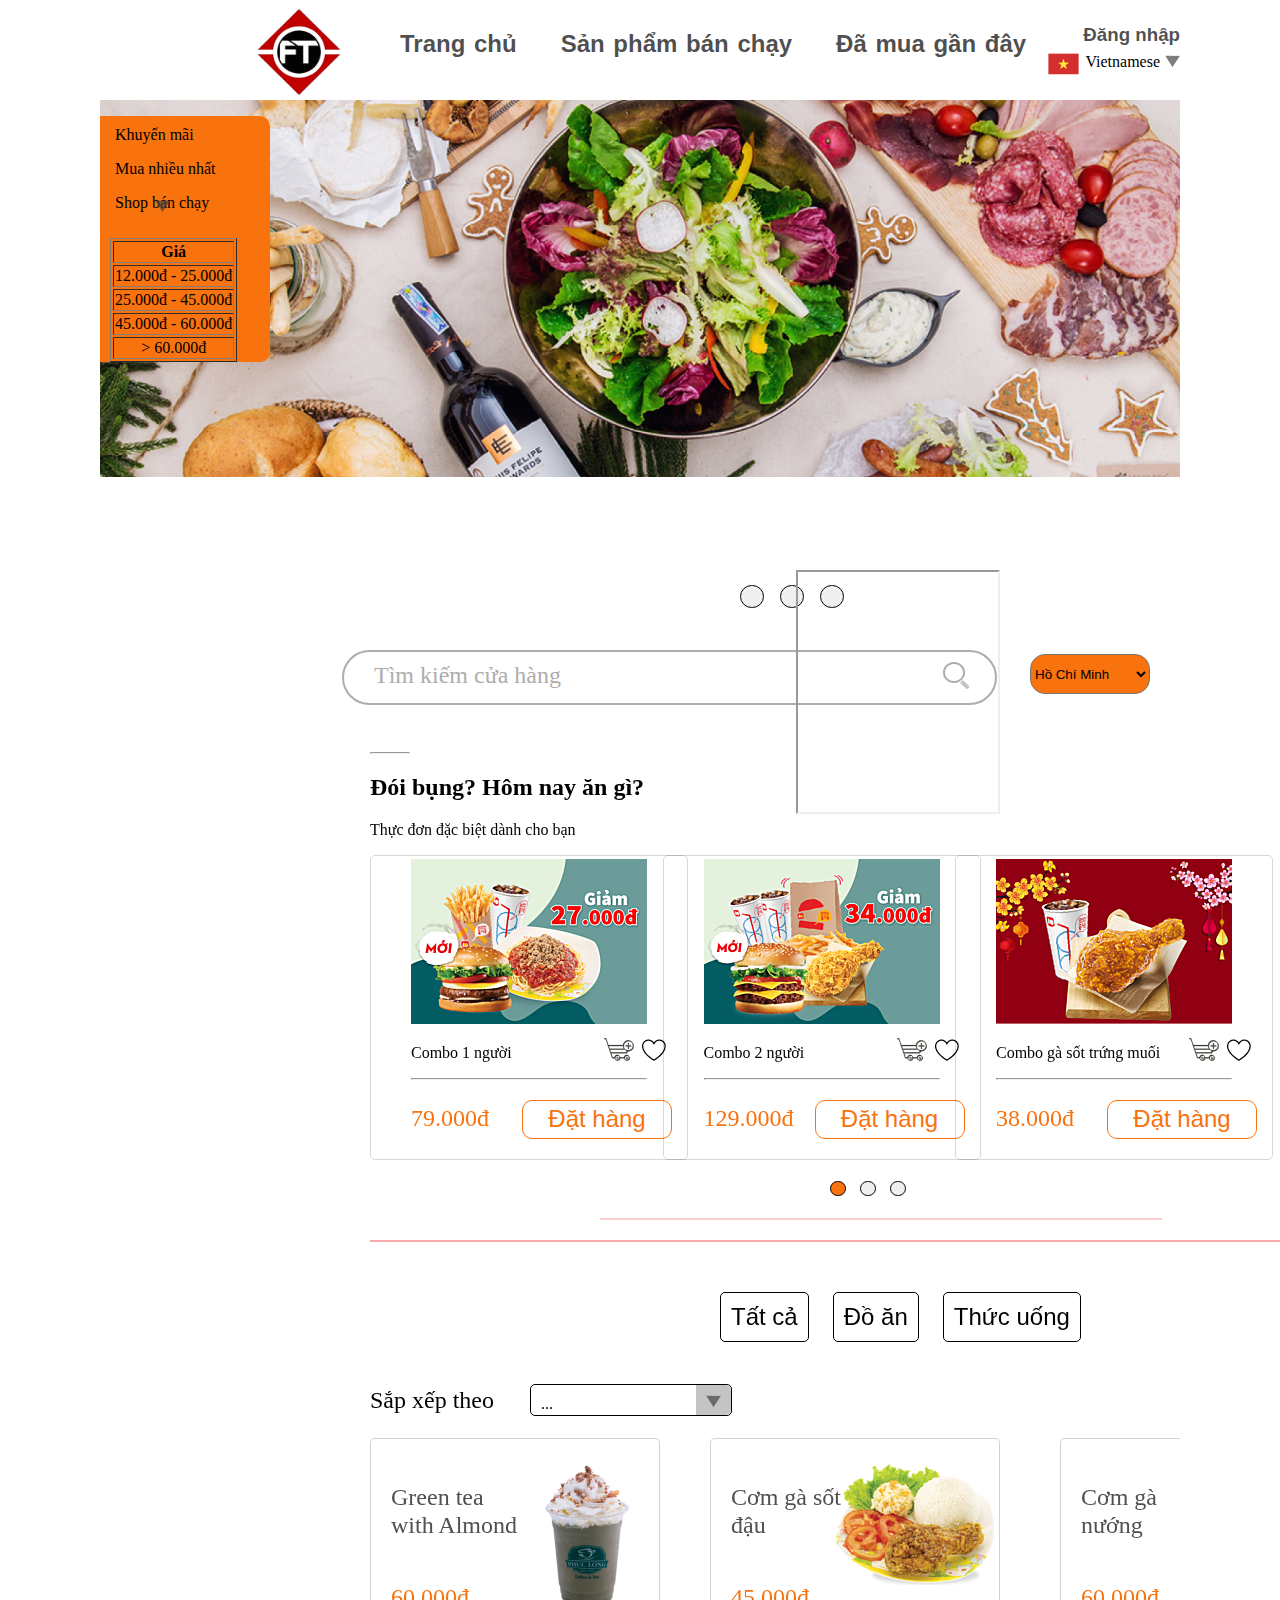
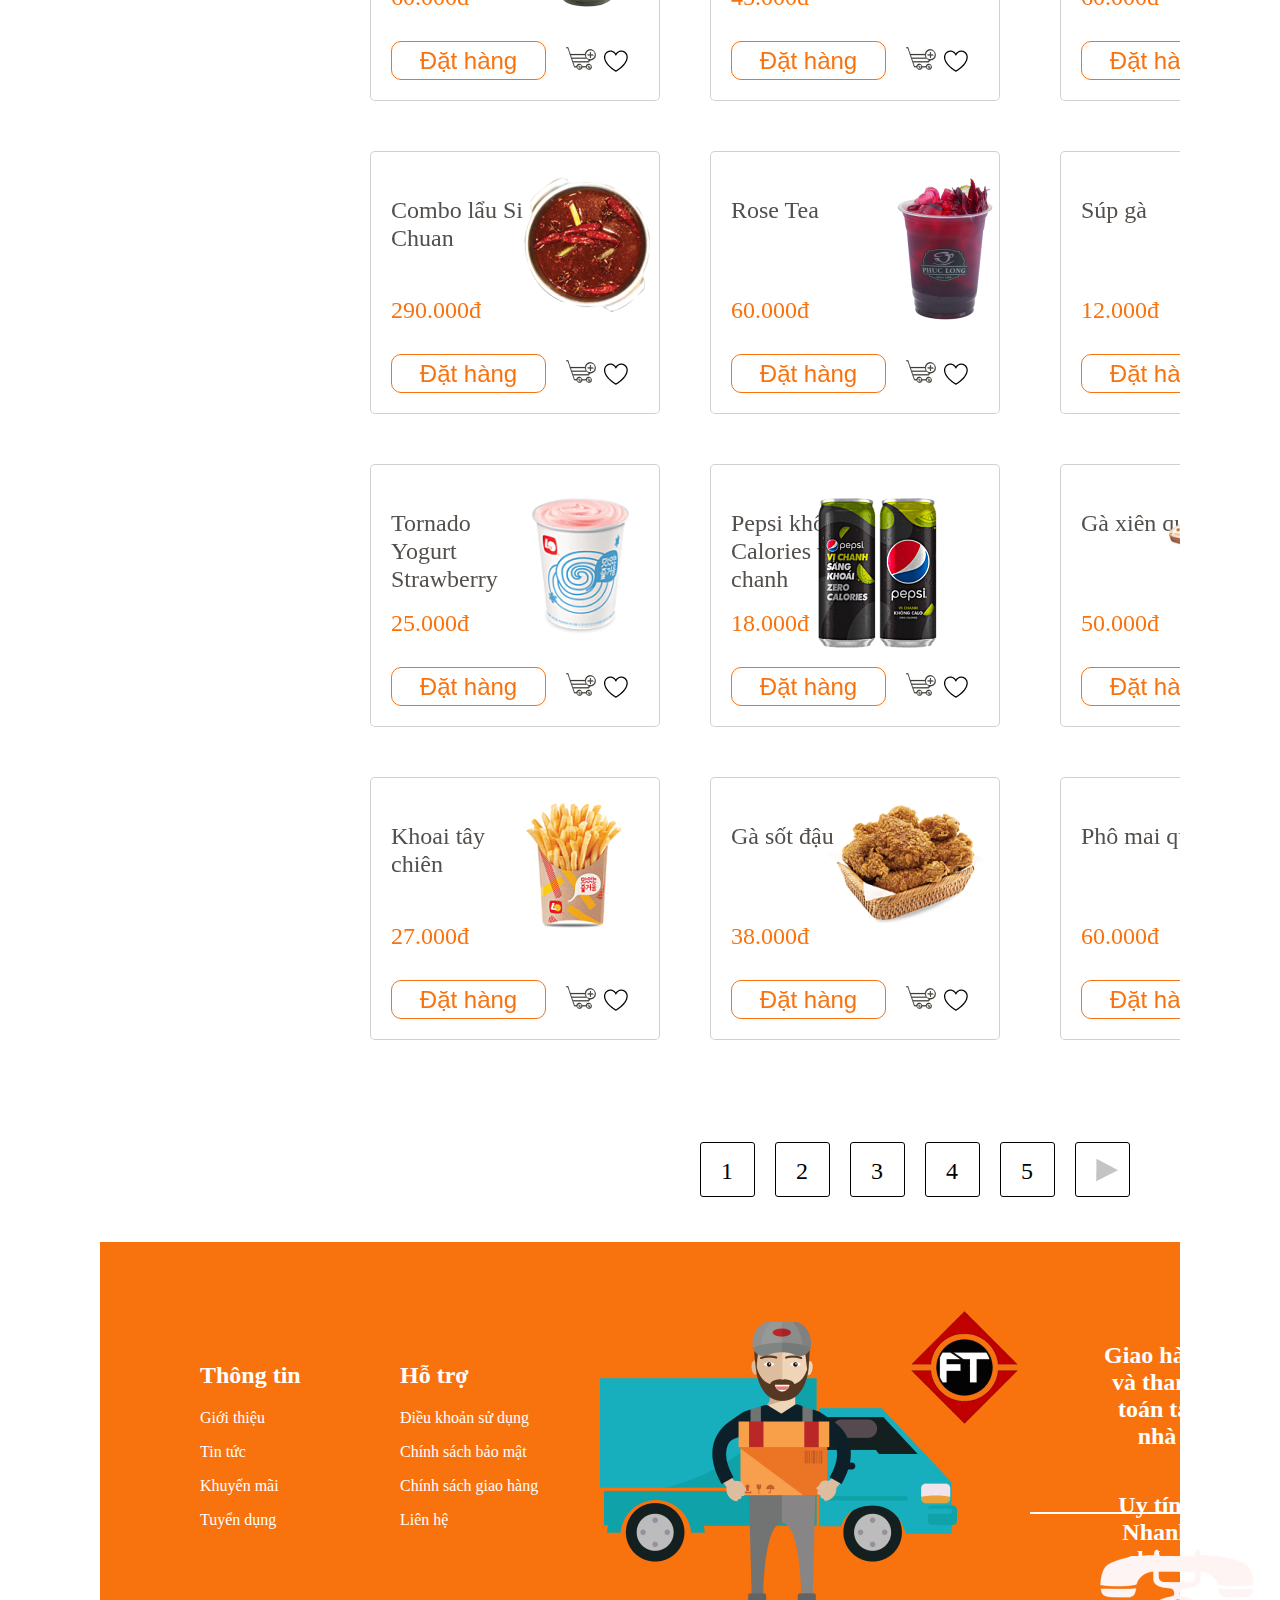
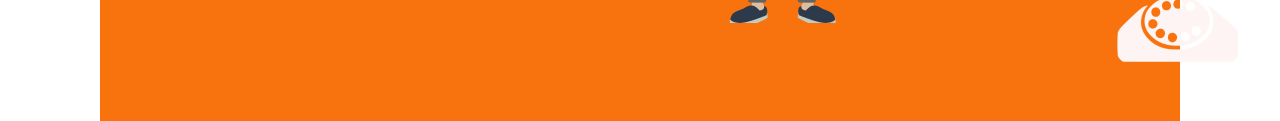
<file: index.html>
<!DOCTYPE html>
<html>
<head>
    <meta charset="UTF-8">
    <title>Food Time</title>
    <link rel="stylesheet" href="style.css">
    <link rel="stylesheet" href="Header.css">
    <link rel="stylesheet" href="nav.css">
    <link rel="stylesheet" href="aside.css">
    <link rel="stylesheet" href="article.css">
    <link rel="stylesheet" href="footer.css">
    <link rel="stylesheet" href="https://cdnjs.cloudflare.com/ajax/libs/font-awesome/6.0.0/css/all.min.css">
</head>
<body>
    <div id="fb-root"></div>
    <script async defer crossorigin="anonymous" src="https://connect.facebook.net/vi_VN/sdk.js#xfbml=1&version=v13.0" nonce="YKJyl9gm"></script>
    <div class="container">
        <header class="header">
            <div class="header_logo">
                <img src="IMG/logo 1.png" alt="">
            </div>
            <div class="header_tieude">
                <a href="index.html"><h2>Trang chủ</h2></a>
                <a href="#section1"><h2>Sản phẩm bán chạy</h2></a>
                <a href="#"><h2>Đã mua gần đây</h2></a>
            </div>
            <div class="header_dangnhap">
                <a href="dangnhap.html" target="anh"><h3>Đăng nhập</h3></a>
            </div>
            <div class="header_vungchon">
                <div class="header_vungchon_lang">
                    <div class="header_vungchon_lang_viet">
                        <div>
                            <img src="IMG/Cờ Việt.png" alt="">
                            <p>Vietnamese</p>                       
                            <img class="header_vungchon_lang_viet_tamgiac" src="IMG/tam giác.png" alt="">
                        </div>
                        <div class="header_vungchon_lang_uk">
                            <div>
                                <img src="IMG/cờ Uk.png" alt="">
                                <p>English</p>
                            </div>
                        </div>
                    </div>                   
                </div>
            </div>
        </header>
        <section class="section">
            <iframe src="header.html" frameborder="0" name="anh">                           
            </iframe>
            <a href="header.html" target="anh"><button class="section_button1"></button></a>
            <a href="header1.html" target="anh"><button class="section_button2"></button></a>
            <a href="header2.html" target="anh"><button class="section_button3"></button></a>   
        </section>
        <nav class="nav">
            <div class="nav_timkiem">
                <p>Tìm kiếm cửa hàng</p>
                <img class="img1" src="IMG/Ellipse 11.png" alt="">
                <img class="img2" src="IMG/Rectangle 50.png" alt="">
            </div>
            <div class="map">
                <iframe src="https://www.google.com/maps/d/embed?mid=1oQcjKtYFnz9VrRkCyl-RDJpsl7sRabrf&ehbc=2E312F" width="200" height="240"></iframe>
            </div>
            <div>
                <select class="nav_vungdiachi">
                    <option value="1">Hồ Chí Minh</option>
                    <option value="2">Hà Nội</option>
                    <option value="3">Đà Nẵng</option>
                </select>
            </div>
        </nav>
        <aside class="aside">
            <div>
                <a href="#section1"><p class="p1">Khuyến mãi</p></a>
                <a href="#"><p class="p2">Mua nhiều nhất</p></a>
                <div>
                    <p class="p3">Shop bán chạy</p>
                    <img src="IMG/tam giác.png" alt="">
                </div>
                <div>
                    <table border="1">
                        <tr>
                            <th>Giá</th>
                        </tr>
                        <tr>
                            <td>12.000đ - 25.000đ</td>
                        </tr>
                        <tr>
                            <td>25.000đ - 45.000đ</td>
                        </tr>
                        <tr>
                            <td>45.000đ - 60.000đ</td>
                        </tr>
                        <tr>
                            <td>> 60.000đ</td>
                        </tr>
                    </table>
                </div>
            </div>
        </aside>
        <article class="article">
            <section class="section1" id="section1">
                <div class="section1_head">
                    <div class="section1_head_duongke">
                        <hr>
                    </div>
                    <div class="section1_head_tieude">
                        <h2>Đói bụng? Hôm nay ăn gì?</h2>
                        <p class="section1_head_tieude_phu">Thực đơn đặc biệt dành cho bạn</p>
                    </div>
                </div>
                <div class="section1_combophantram1">
                    <div class="section1_combo1">
                        <img src="IMG/Giảm giá/Combo 1 người.png" alt="">
                        <div>
                            <p class="section1_combo_ten">Combo 1 người</p>
                            <div>
                                <img class="section1_combo_img1" src="IMG/icon_+_gio hang.png" alt="">
                                <img class="section1_combo_img2"src="IMG/icon_traitim.png" alt="">
                            </div>
                        </div>
                        <hr>
                        <p class="section1_combo_gia">79.000đ</p>
                        <button>Đặt hàng</button>
                    </div>
                </div>
                <div class="section1_combophantram2">
                    <div class="section1_combo2">
                        <img src="IMG/Giảm giá/Combo 2 người.png" alt="">
                        <div>
                            <p class="section1_combo_ten">Combo 2 người</p>
                            <div>
                                <img class="section1_combo_img1"src="IMG/icon_+_gio hang.png" alt="">
                                <img class="section1_combo_img2"src="IMG/icon_traitim.png" alt="">
                            </div>
                        </div>
                        <hr>
                        <p class="section1_combo_gia">129.000đ</p>
                        <button>Đặt hàng</button>
                    </div>
                </div>
                <div class="section1_combophantram3">
                    <div class="section1_combo3">
                        <img src="IMG/Giảm giá/Combo Gà Sốt Trứng Muối.png" alt="">
                        <div>
                            <p class="section1_combo_ten">Combo gà sốt trứng muối</p>
                            <div>
                                <img class="section1_combo_img1"src="IMG/icon_+_gio hang.png" alt="">
                                <img class="section1_combo_img2"src="IMG/icon_traitim.png" alt="">
                            </div>
                        </div>
                        <hr>
                        <p class="section1_combo_gia">38.000đ</p>
                        <button>Đặt hàng</button>
                    </div>
                </div>
            </section>
            <section class="section2">
                <button class="section2_button1"></button>
                <button class="section2_button2"></button>
                <button class="section2_button3"></button>
                <div class="section2_duongke1">
                </div>
                <div class="section2_duongke2">
                </div>
            </section>
            <section class="section3">
                <a href="sanpham1.html" target="sanphamchinh"><button class="section3_button1">Tất cả</button></a>
                <a href="doan.html" target="sanphamchinh"><button class="section3_button2">Đồ ăn</button></a>
                <a href="thucuong.html" target="sanphamchinh"><button class="section3_button3">Thức uống</button></a>
                <p class="section3_chu">Sắp xếp theo</p>
                <div class="section3_o1">
                    <p>...</p>
                    <div class="section3_o1_o2">
                        <img src="IMG/tam giác.png" alt="">
                    </div>
                </div>
            </section>
            <section class="section4">
                <iframe src="sanpham1.html" frameborder="0" name="sanphamchinh"></iframe>    
            </section>
        </article>
        <section class="container_section">
            <a href="sanpham1.html" target="sanphamchinh"><div class="container_section_div1">1</div></a>
            <a href="sanpham2.html" target="sanphamchinh"><div class="container_section_div2">2</div></a>
            <a href="sanpham3.html" target="sanphamchinh"><div class="container_section_div3">3</div></a>
            <div class="container_section_div4">4</div>
            <div class="container_section_div5">5</div>
            <div class="container_section_div6"><img src="IMG/tamgiacngang.png" alt=""></div>
        </section>
        <footer class="footer">
            <div class="footer_thongtin">
                <h2>Thông tin</h2>
                <p>Giới thiệu</p>
                <p>Tin tức</p>
                <p>Khuyến mãi</p>
                <p>Tuyển dụng</p>
            </div>
            <div class="footer_hotro">
                <h2>Hỗ trợ</h2>
                <p>Điều khoản sử dụng</p>
                <p>Chính sách bảo mật</p>
                <p>Chính sách giao hàng</p>
                <p>Liên hệ</p>
            </div>
            <div class="likefb">
                <iframe src="https://www.facebook.com/plugins/like.php?href=http%3A%2F%2F127.0.0.1%3A5500%2FWEB1013-Labs%2F37-PS24279-V%25C3%25B5%2520Minh%2520V%25C6%25B0%25C6%25A1ng-lab13%2Findex.html&width=120&layout=button&action=like&size=small&share=true&height=65&appId" width="120" height="65" style="border:none;overflow:hidden" scrolling="no" frameborder="0" allowfullscreen="true" allow="autoplay; clipboard-write; encrypted-media; picture-in-picture; web-share"></iframe>
            </div>
            <div class="footer_giaohang">
                <img src="IMG/giao hang.png" alt="">
            </div>
            <div class="footer_logo">
                <img src="IMG/logo 1.png" alt="">
            </div>
            <div class="footer_lienhe">               
                <h2>Giao hàng và thanh toán tại nhà</h2>
                <div class="footer_lienhe_duong1"></div>
                <h2>Uy tín - Nhanh chóng</h2>
            </div>
            <div class="footer_duong2"></div>
            <div class="footer_dienthoai">
                <img src="IMG/logo hotline.png" alt="">
            </div>
            <div class="footer_tuvan">
                <h2>Hotline tư vấn</h2>
                <div class="footer_tuvan_duong3"></div>
                <p>0336-412-602</p>
            </div>          
        </footer>
    </div>
</body>
</html>
</file>
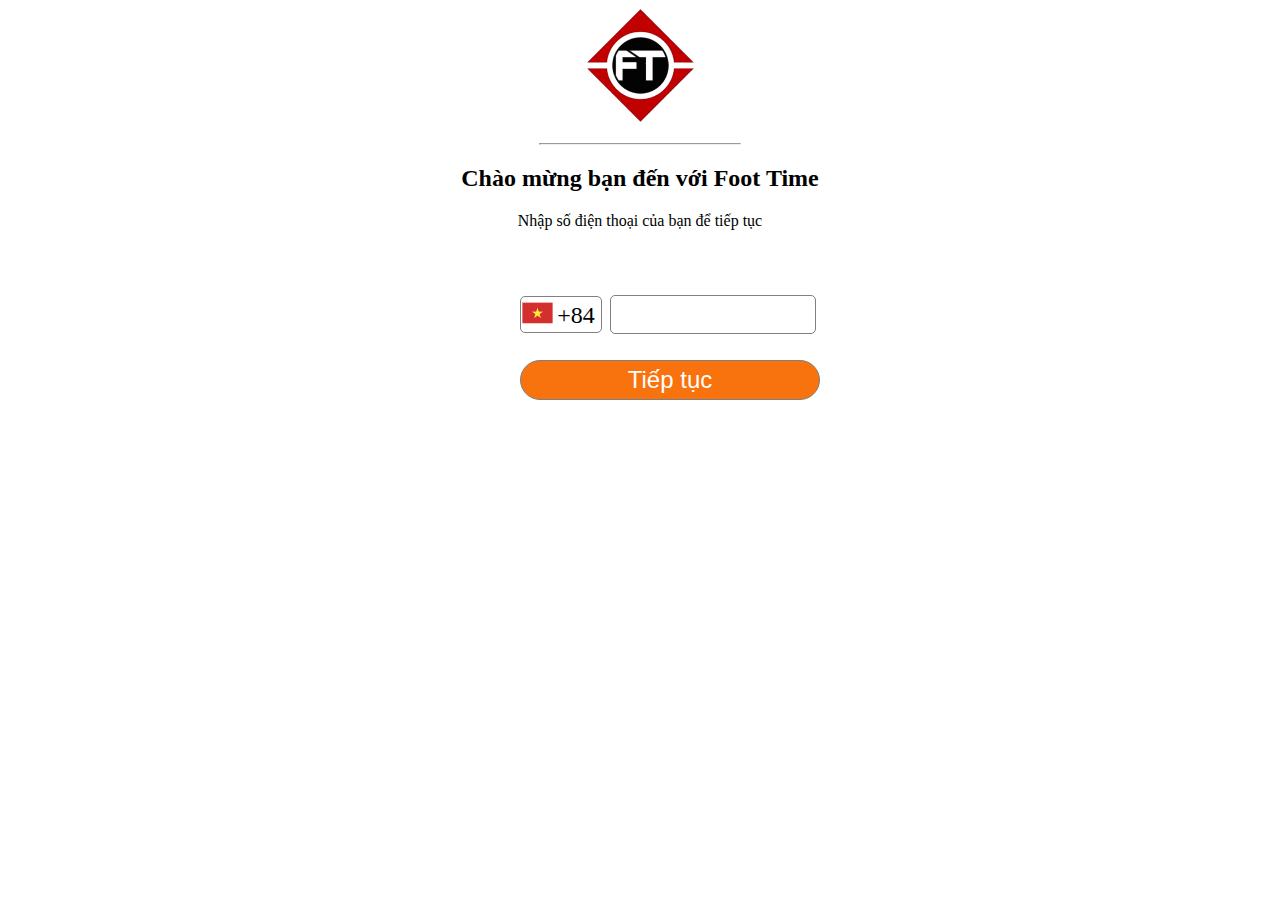
<file: dangnhap.html>
<!DOCTYPE html>
<html>
<head>
    <meta charset="UTF-8">
    <title>dang nhap</title>
    <style>
        body{
            margin: 0;
            padding: 0;
            box-sizing: border-box;
            text-align: center;
        }
        hr {
            width: 200px;
        }
        .div1 {
            border: 0.5px solid gray;
            width: 80px;
            height: 35px;
            position: relative;
            top: 50px;
            left: 520px;
            border-radius: 5px;
        }
        .div1 > img {
            position: absolute;
            left: 0px;
            float: left;
        }
        .div1 > p {
            font-size: 24px;
            margin-top: 5px;
            margin-left: 30px;
        }
        input {
            position: absolute;
            top: 295px;
            width: 200px;
            left: 610px;
            height: 35px;
            border-radius: 5px;
            border: 0.5px solid gray;
            font-size: 24px;
        }
        button {
            position: absolute;
            left: 520px;
            top: 360px;
            width: 300px;
            height: 40px;
            border-radius: 20px;
            font-size: 24px;
            background-color: #F8720E;
            color: white;
            border: 0.5px solid gray;
        }
        button:hover {
            background-color: #ff6600;
            border: 0.5px solid gray;
            color: white;
        }
    </style>
</head>
<body>
    <img src="IMG/logo 1.png" alt="">
    <hr>
    <h2>Chào mừng bạn đến với Foot Time</h2>
    <p>Nhập số điện thoại của bạn để tiếp tục</p>
    <div class="div1">
        <img src="IMG/Cờ Việt.png" alt="">
        <p>+84</p>
    </div>
    <input type="text">
    <button>Tiếp tục</button>
</body>
</html>
</file>
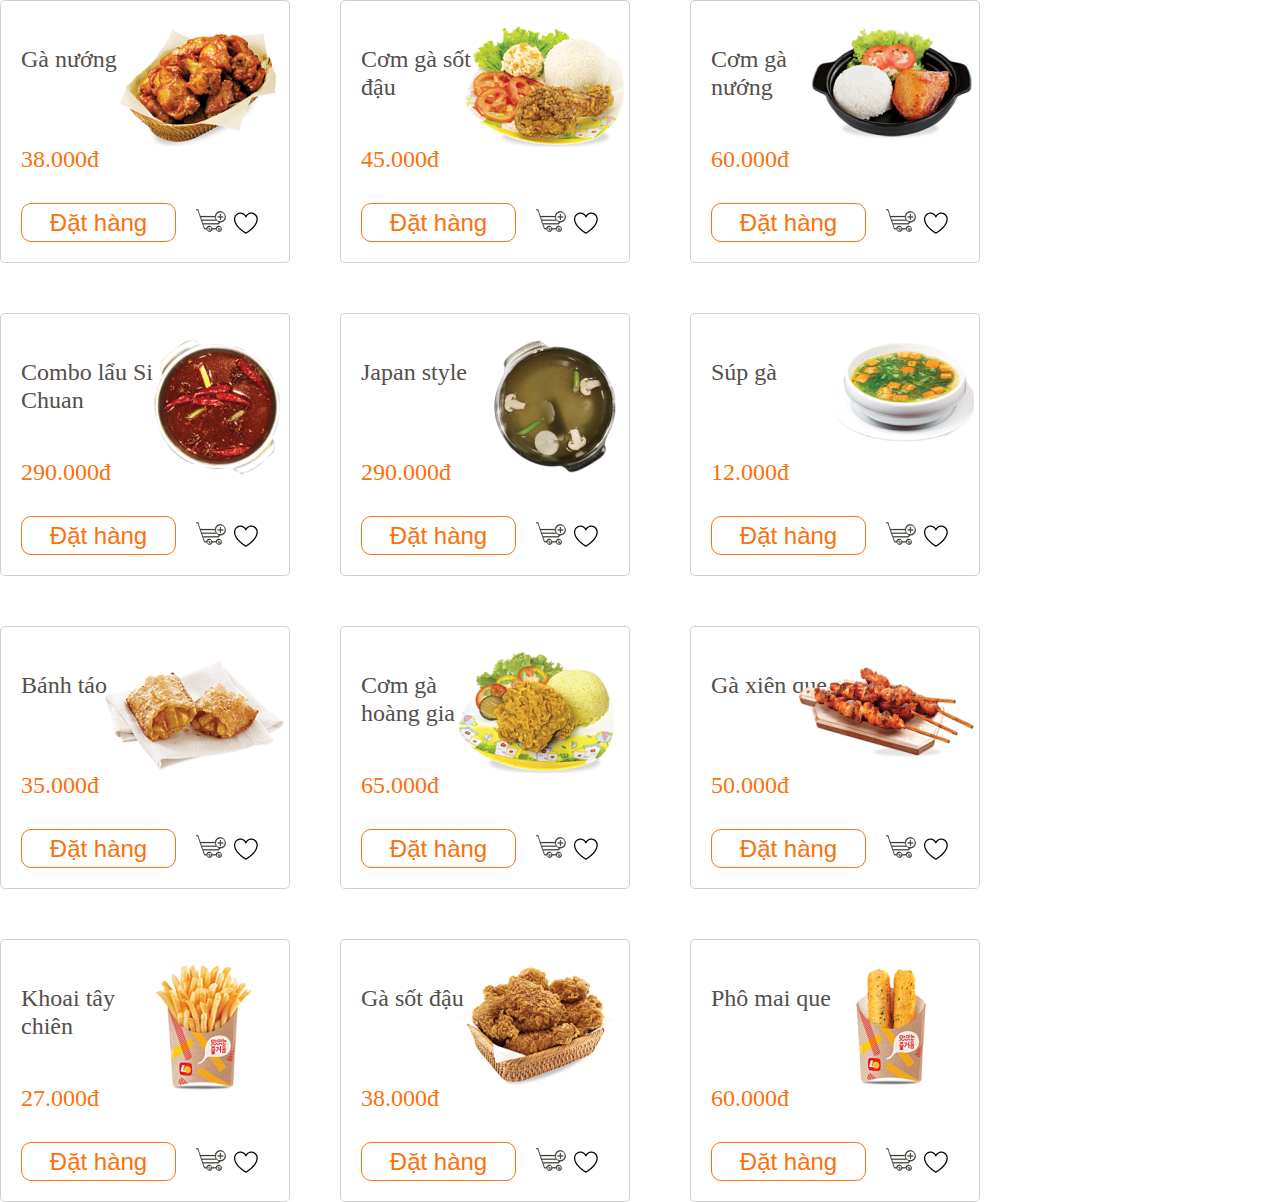
<file: doan.html>
<!DOCTYPE html>
<html>
<head>
    <meta charset="UTF-8">
    <title>doan</title>
    <link rel="stylesheet" href="sanpham.css">
    <style>
        body{
            margin: 0;
            padding: 0;
            box-sizing: border-box;
            width: 100%;
            height: 100%;
        }       
    </style>
</head>
<body>
    <div class="section4_sanpham1">
        <p class="section4_sanpham_ten">Gà nướng</p>
        <p class="section4_sanpham_gia">38.000đ</p>
        <img class="section4_sanpham_anh" src="IMG/lotteria/Gà Rán/Gà Nướng.png" alt="">
        <button class="section4_sanpham_button">Đặt hàng</button>
        <img class="section4_sanpham_icon1" src="IMG/icon_+_gio hang.png" alt="">
        <img class="section4_sanpham_icon2" src="IMG/icon_traitim.png" alt="">
    </div>
    <div class="section4_sanpham2">
        <p class="section4_sanpham_ten">Cơm gà sốt đậu</p>
        <p class="section4_sanpham_gia">45.000đ</p>
        <img class="section4_sanpham_anh" src="IMG/lotteria/Cơm-Mì ý/Cơm Gà Sốt Đậu.png" alt="">
        <button class="section4_sanpham_button">Đặt hàng</button>
        <img class="section4_sanpham_icon1" src="IMG/icon_+_gio hang.png" alt="">
        <img class="section4_sanpham_icon2" src="IMG/icon_traitim.png" alt="">
    </div>
    <div class="section4_sanpham3">
        <p class="section4_sanpham_ten">Cơm gà nướng</p>
        <p class="section4_sanpham_gia">60.000đ</p>
        <img class="section4_sanpham_anh" src="IMG/lotteria/Cơm-Mì ý/Cơm Gà Nướng.png" alt="">
        <button class="section4_sanpham_button">Đặt hàng</button>
        <img class="section4_sanpham_icon1" src="IMG/icon_+_gio hang.png" alt="">
        <img class="section4_sanpham_icon2" src="IMG/icon_traitim.png" alt="">
    </div>
    <div class="section4_sanpham4">
        <p class="section4_sanpham_ten">Combo lẩu Si Chuan</p>
        <p class="section4_sanpham_gia">290.000đ</p>
        <img class="section4_sanpham_anh" src="IMG/hotpot/Si Chuan.png" alt="">
        <button class="section4_sanpham_button">Đặt hàng</button>
        <img class="section4_sanpham_icon1" src="IMG/icon_+_gio hang.png" alt="">
        <img class="section4_sanpham_icon2" src="IMG/icon_traitim.png" alt="">
    </div>
    <div class="section4_sanpham5">
        <p class="section4_sanpham_ten">Japan style</p>
        <p class="section4_sanpham_gia">290.000đ</p>
        <img class="section4_sanpham_anh" src="IMG/hotpot/Japan style.png" alt="">
        <button class="section4_sanpham_button">Đặt hàng</button>
        <img class="section4_sanpham_icon1" src="IMG/icon_+_gio hang.png" alt="">
        <img class="section4_sanpham_icon2" src="IMG/icon_traitim.png" alt="">
    </div>
    <div class="section4_sanpham6">
        <p class="section4_sanpham_ten">Súp gà</p>
        <p class="section4_sanpham_gia">12.000đ</p>
        <img class="section4_sanpham_anh" src="IMG/lotteria/Cơm-Mì ý/Súp Gà.png" alt="">
        <button class="section4_sanpham_button">Đặt hàng</button>
        <img class="section4_sanpham_icon1" src="IMG/icon_+_gio hang.png" alt="">
        <img class="section4_sanpham_icon2" src="IMG/icon_traitim.png" alt="">
    </div>
    <div class="section4_sanpham7">
        <p class="section4_sanpham_ten">Bánh táo</p>
        <p class="section4_sanpham_gia">35.000đ</p>
        <img class="section4_sanpham_anh" src="IMG/lotteria/Thức ăn nhẹ/Bánh Táo.png" alt="">
        <button class="section4_sanpham_button">Đặt hàng</button>
        <img class="section4_sanpham_icon1" src="IMG/icon_+_gio hang.png" alt="">
        <img class="section4_sanpham_icon2" src="IMG/icon_traitim.png" alt="">
    </div>
    <div class="section4_sanpham8">
        <p class="section4_sanpham_ten">Cơm gà hoàng gia</p>
        <p class="section4_sanpham_gia">65.000đ</p>
        <img class="section4_sanpham_anh" src="IMG/lotteria/Cơm-Mì ý/Cơm Gà Hoàng Gia.png" alt="">
        <button class="section4_sanpham_button">Đặt hàng</button>
        <img class="section4_sanpham_icon1" src="IMG/icon_+_gio hang.png" alt="">
        <img class="section4_sanpham_icon2" src="IMG/icon_traitim.png" alt="">
    </div>
    <div class="section4_sanpham9">
        <p class="section4_sanpham_ten">Gà xiên que</p>
        <p class="section4_sanpham_gia">50.000đ</p>
        <img class="section4_sanpham_anh" src="IMG/lotteria/Thức ăn nhẹ/Gà Xiên Que - 2 Xiên.png" alt="">
        <button class="section4_sanpham_button">Đặt hàng</button>
        <img class="section4_sanpham_icon1" src="IMG/icon_+_gio hang.png" alt="">
        <img class="section4_sanpham_icon2" src="IMG/icon_traitim.png" alt="">
    </div>
    <div class="section4_sanpham10">
        <p class="section4_sanpham_ten">Khoai tây chiên</p>
        <p class="section4_sanpham_gia">27.000đ</p>
        <img class="section4_sanpham_anh" src="IMG/lotteria/Thức ăn nhẹ/Khoai Tây Chiên.png" alt="">
        <button class="section4_sanpham_button">Đặt hàng</button>
        <img class="section4_sanpham_icon1" src="IMG/icon_+_gio hang.png" alt="">
        <img class="section4_sanpham_icon2" src="IMG/icon_traitim.png" alt="">
    </div>
    <div class="section4_sanpham11">
        <p class="section4_sanpham_ten">Gà sốt đậu</p>
        <p class="section4_sanpham_gia">38.000đ</p>
        <img class="section4_sanpham_anh" src="IMG/lotteria/Gà Rán/Gà Sốt Đậu.png" alt="">
        <button class="section4_sanpham_button">Đặt hàng</button>
        <img class="section4_sanpham_icon1" src="IMG/icon_+_gio hang.png" alt="">
        <img class="section4_sanpham_icon2" src="IMG/icon_traitim.png" alt="">
    </div>
    <div class="section4_sanpham12">
        <p class="section4_sanpham_ten">Phô mai que</p>
        <p class="section4_sanpham_gia">60.000đ</p>
        <img class="section4_sanpham_anh" src="IMG/lotteria/Thức ăn nhẹ/Phô Mai Que.png" alt="">
        <button class="section4_sanpham_button">Đặt hàng</button>
        <img class="section4_sanpham_icon1" src="IMG/icon_+_gio hang.png" alt="">
        <img class="section4_sanpham_icon2" src="IMG/icon_traitim.png" alt="">
    </div>
</body>
</html>
</file>
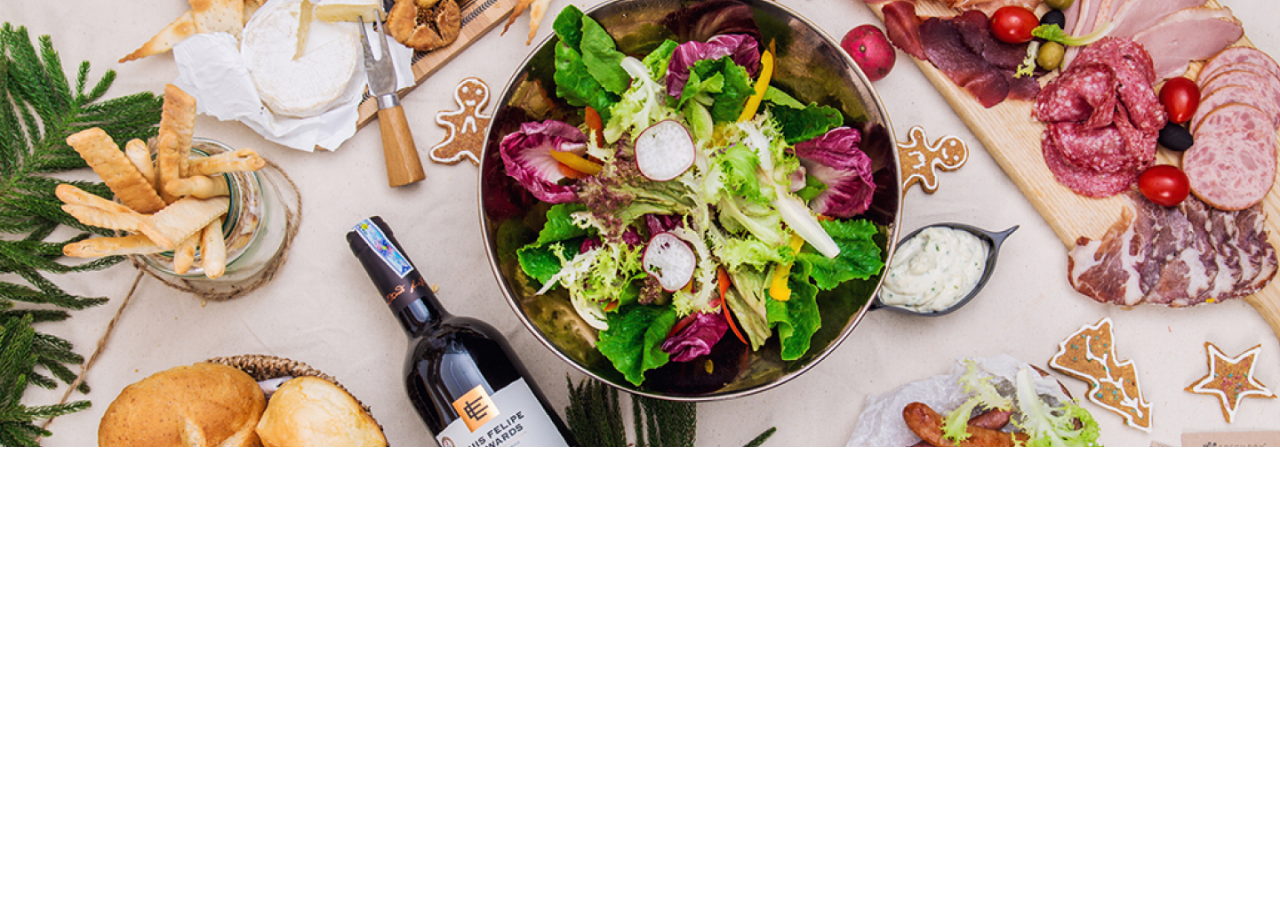
<file: header.html>
<!DOCTYPE html>
<html>
<head>
    <meta charset="UTF-8">
    <title>Document</title>
    <style>
        body{
            padding: 0;
            margin: 0;
        }
        img{
            width: 100%;
            height: 100%;
        }
    </style>
</head>
<body>
    <img src="IMG/header.png" alt="">
</body>
</html>
</file>
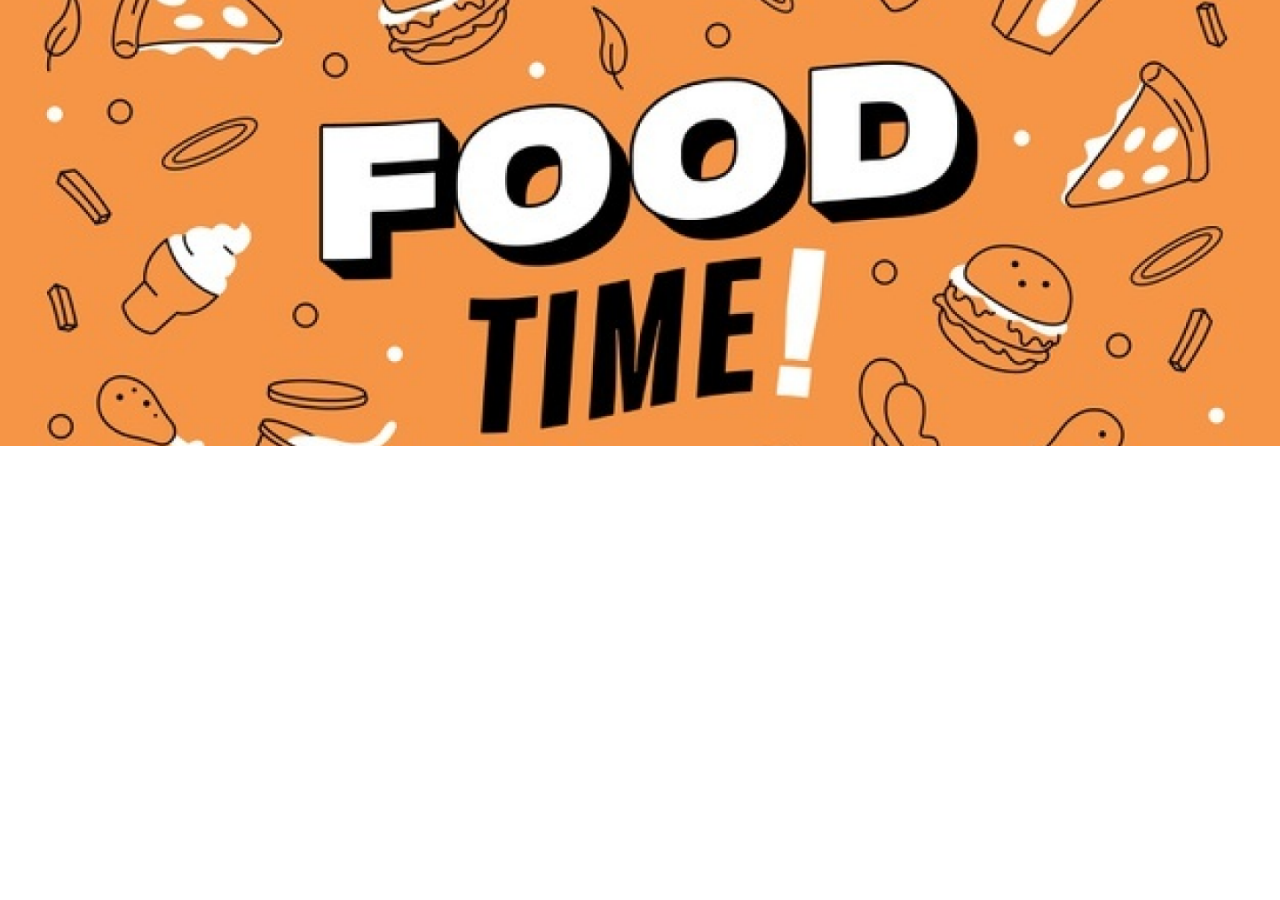
<file: header1.html>
<!DOCTYPE html>
<html>
<head>
    <meta charset="UTF-8">
    <title>Document</title>
    <style>
        body{
            padding: 0;
            margin: 0;
        }
        img{
            width: 100%;
            height: 100%;
        }
    </style>
</head>
<body>
    <img src="IMG/header 1.png" alt="">
</body>
</html>
</file>
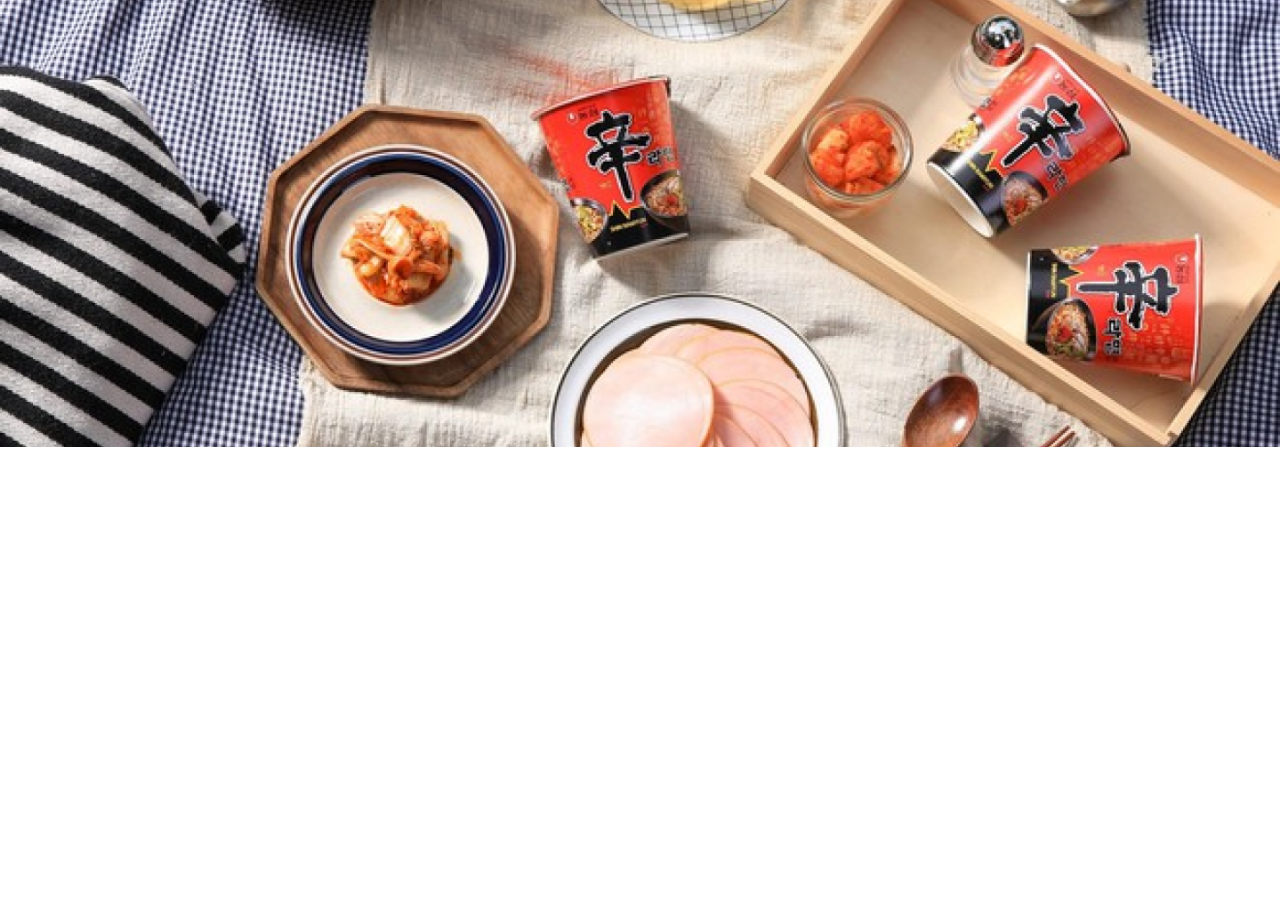
<file: header2.html>
<!DOCTYPE html>
<html>
<head>
    <meta charset="UTF-8">
    <title>Document</title>
    <style>
        body{
            padding: 0;
            margin: 0;
        }
        img{
            width: 100%;
            height: 100%;
        }
    </style>
</head>
<body>
    <img src="IMG/header 2.png" alt="">
</body>
</html>
</file>
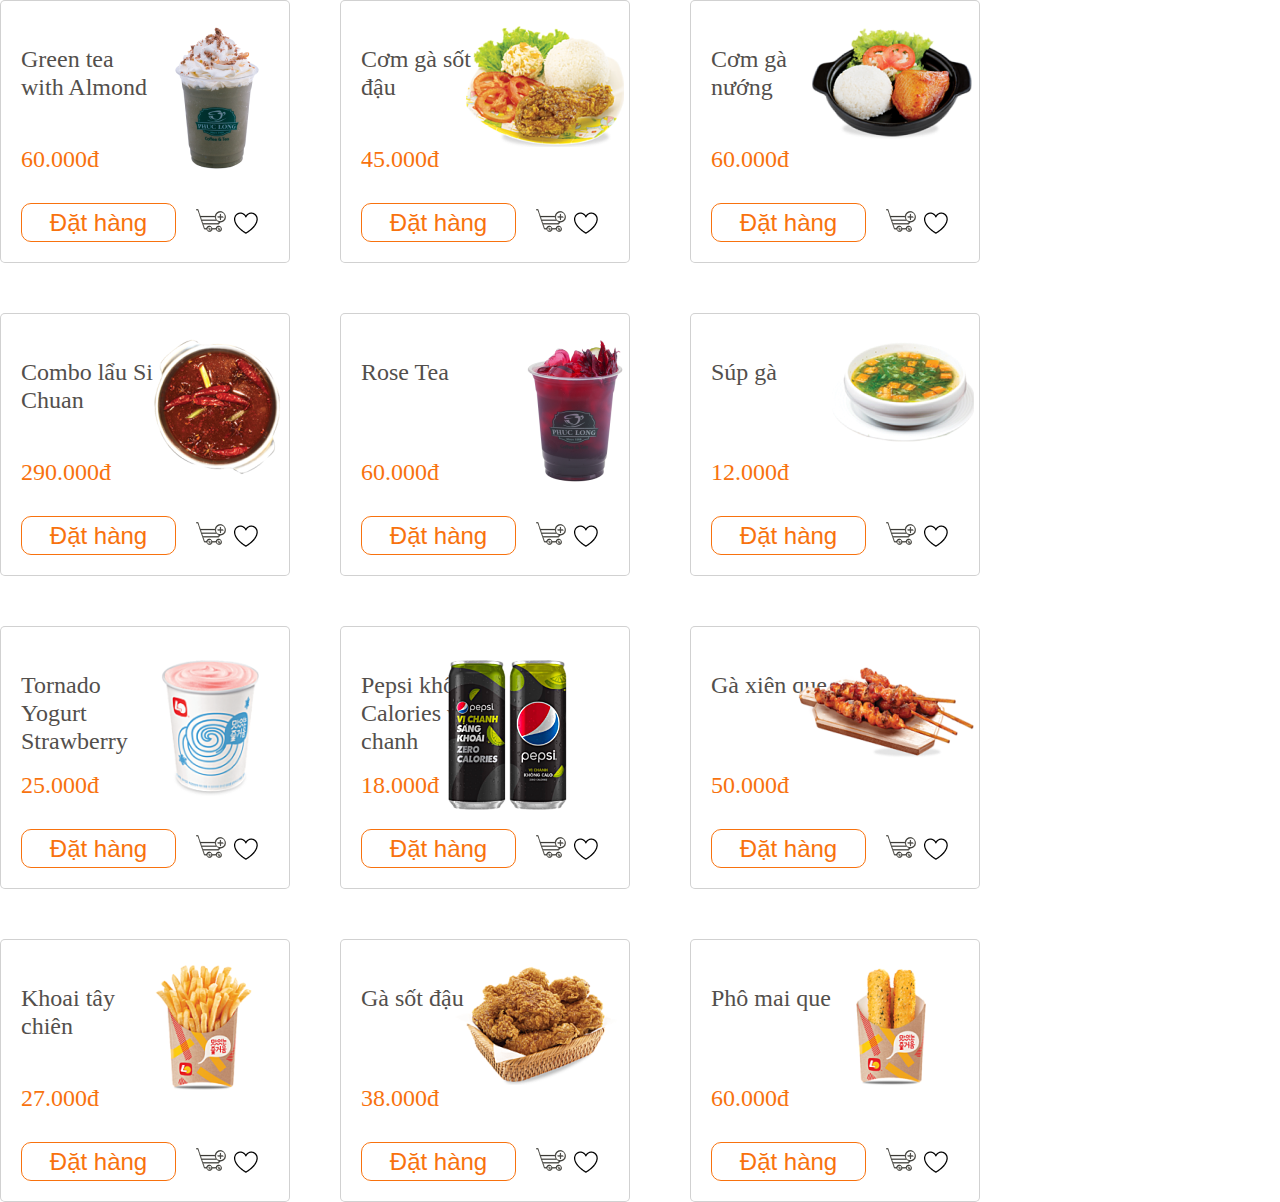
<file: sanpham1.html>
<!DOCTYPE html>
<html>
<head>
    <meta charset="UTF-8">
    <title>Sanpham1</title>
    <link rel="stylesheet" href="sanpham.css">
    <style>
        body{
            margin: 0;
            padding: 0;
            box-sizing: border-box;
            width: 100%;
            height: 100%;
        }       
    </style>
</head>
<body>
    <div class="section4_sanpham1">
        <p class="section4_sanpham_ten">Green tea with Almond</p>
        <p class="section4_sanpham_gia">60.000đ</p>
        <img class="section4_sanpham_anh" src="IMG/Phúc Long/Green Tea with Almond.png" alt="">
        <button class="section4_sanpham_button">Đặt hàng</button>
        <img class="section4_sanpham_icon1" src="IMG/icon_+_gio hang.png" alt="">
        <img class="section4_sanpham_icon2" src="IMG/icon_traitim.png" alt="">
    </div>
    <div class="section4_sanpham2">
        <p class="section4_sanpham_ten">Cơm gà sốt đậu</p>
        <p class="section4_sanpham_gia">45.000đ</p>
        <img class="section4_sanpham_anh" src="IMG/lotteria/Cơm-Mì ý/Cơm Gà Sốt Đậu.png" alt="">
        <button class="section4_sanpham_button">Đặt hàng</button>
        <img class="section4_sanpham_icon1" src="IMG/icon_+_gio hang.png" alt="">
        <img class="section4_sanpham_icon2" src="IMG/icon_traitim.png" alt="">
    </div>
    <div class="section4_sanpham3">
        <p class="section4_sanpham_ten">Cơm gà nướng</p>
        <p class="section4_sanpham_gia">60.000đ</p>
        <img class="section4_sanpham_anh" src="IMG/lotteria/Cơm-Mì ý/Cơm Gà Nướng.png" alt="">
        <button class="section4_sanpham_button">Đặt hàng</button>
        <img class="section4_sanpham_icon1" src="IMG/icon_+_gio hang.png" alt="">
        <img class="section4_sanpham_icon2" src="IMG/icon_traitim.png" alt="">
    </div>
    <div class="section4_sanpham4">
        <p class="section4_sanpham_ten">Combo lẩu Si Chuan</p>
        <p class="section4_sanpham_gia">290.000đ</p>
        <img class="section4_sanpham_anh" src="IMG/hotpot/Si Chuan.png" alt="">
        <button class="section4_sanpham_button">Đặt hàng</button>
        <img class="section4_sanpham_icon1" src="IMG/icon_+_gio hang.png" alt="">
        <img class="section4_sanpham_icon2" src="IMG/icon_traitim.png" alt="">
    </div>
    <div class="section4_sanpham5">
        <p class="section4_sanpham_ten">Rose Tea</p>
        <p class="section4_sanpham_gia">60.000đ</p>
        <img class="section4_sanpham_anh" src="IMG/Phúc Long/Rose Tea.png" alt="">
        <button class="section4_sanpham_button">Đặt hàng</button>
        <img class="section4_sanpham_icon1" src="IMG/icon_+_gio hang.png" alt="">
        <img class="section4_sanpham_icon2" src="IMG/icon_traitim.png" alt="">
    </div>
    <div class="section4_sanpham6">
        <p class="section4_sanpham_ten">Súp gà</p>
        <p class="section4_sanpham_gia">12.000đ</p>
        <img class="section4_sanpham_anh" src="IMG/lotteria/Cơm-Mì ý/Súp Gà.png" alt="">
        <button class="section4_sanpham_button">Đặt hàng</button>
        <img class="section4_sanpham_icon1" src="IMG/icon_+_gio hang.png" alt="">
        <img class="section4_sanpham_icon2" src="IMG/icon_traitim.png" alt="">
    </div>
    <div class="section4_sanpham7">
        <p class="section4_sanpham_ten">Tornado Yogurt Strawberry</p>
        <p class="section4_sanpham_gia">25.000đ</p>
        <img class="section4_sanpham_anh" src="IMG/lotteria/Thức uống/Tornado Yogurt Strawberry.png" alt="">
        <button class="section4_sanpham_button">Đặt hàng</button>
        <img class="section4_sanpham_icon1" src="IMG/icon_+_gio hang.png" alt="">
        <img class="section4_sanpham_icon2" src="IMG/icon_traitim.png" alt="">
    </div>
    <div class="section4_sanpham8">
        <p class="section4_sanpham_ten">Pepsi không Calories vị chanh</p>
        <p class="section4_sanpham_gia">18.000đ</p>
        <img class="section4_sanpham_anh" src="IMG/lotteria/Thức uống/Pepsi Không Calories Vị Chanh (Dạng Lon).png" alt="">
        <button class="section4_sanpham_button">Đặt hàng</button>
        <img class="section4_sanpham_icon1" src="IMG/icon_+_gio hang.png" alt="">
        <img class="section4_sanpham_icon2" src="IMG/icon_traitim.png" alt="">
    </div>
    <div class="section4_sanpham9">
        <p class="section4_sanpham_ten">Gà xiên que</p>
        <p class="section4_sanpham_gia">50.000đ</p>
        <img class="section4_sanpham_anh" src="IMG/lotteria/Thức ăn nhẹ/Gà Xiên Que - 2 Xiên.png" alt="">
        <button class="section4_sanpham_button">Đặt hàng</button>
        <img class="section4_sanpham_icon1" src="IMG/icon_+_gio hang.png" alt="">
        <img class="section4_sanpham_icon2" src="IMG/icon_traitim.png" alt="">
    </div>
    <div class="section4_sanpham10">
        <p class="section4_sanpham_ten">Khoai tây chiên</p>
        <p class="section4_sanpham_gia">27.000đ</p>
        <img class="section4_sanpham_anh" src="IMG/lotteria/Thức ăn nhẹ/Khoai Tây Chiên.png" alt="">
        <button class="section4_sanpham_button">Đặt hàng</button>
        <img class="section4_sanpham_icon1" src="IMG/icon_+_gio hang.png" alt="">
        <img class="section4_sanpham_icon2" src="IMG/icon_traitim.png" alt="">
    </div>
    <div class="section4_sanpham11">
        <p class="section4_sanpham_ten">Gà sốt đậu</p>
        <p class="section4_sanpham_gia">38.000đ</p>
        <img class="section4_sanpham_anh" src="IMG/lotteria/Gà Rán/Gà Sốt Đậu.png" alt="">
        <button class="section4_sanpham_button">Đặt hàng</button>
        <img class="section4_sanpham_icon1" src="IMG/icon_+_gio hang.png" alt="">
        <img class="section4_sanpham_icon2" src="IMG/icon_traitim.png" alt="">
    </div>
    <div class="section4_sanpham12">
        <p class="section4_sanpham_ten">Phô mai que</p>
        <p class="section4_sanpham_gia">60.000đ</p>
        <img class="section4_sanpham_anh" src="IMG/lotteria/Thức ăn nhẹ/Phô Mai Que.png" alt="">
        <button class="section4_sanpham_button">Đặt hàng</button>
        <img class="section4_sanpham_icon1" src="IMG/icon_+_gio hang.png" alt="">
        <img class="section4_sanpham_icon2" src="IMG/icon_traitim.png" alt="">
    </div>
</body>
</html>
</file>
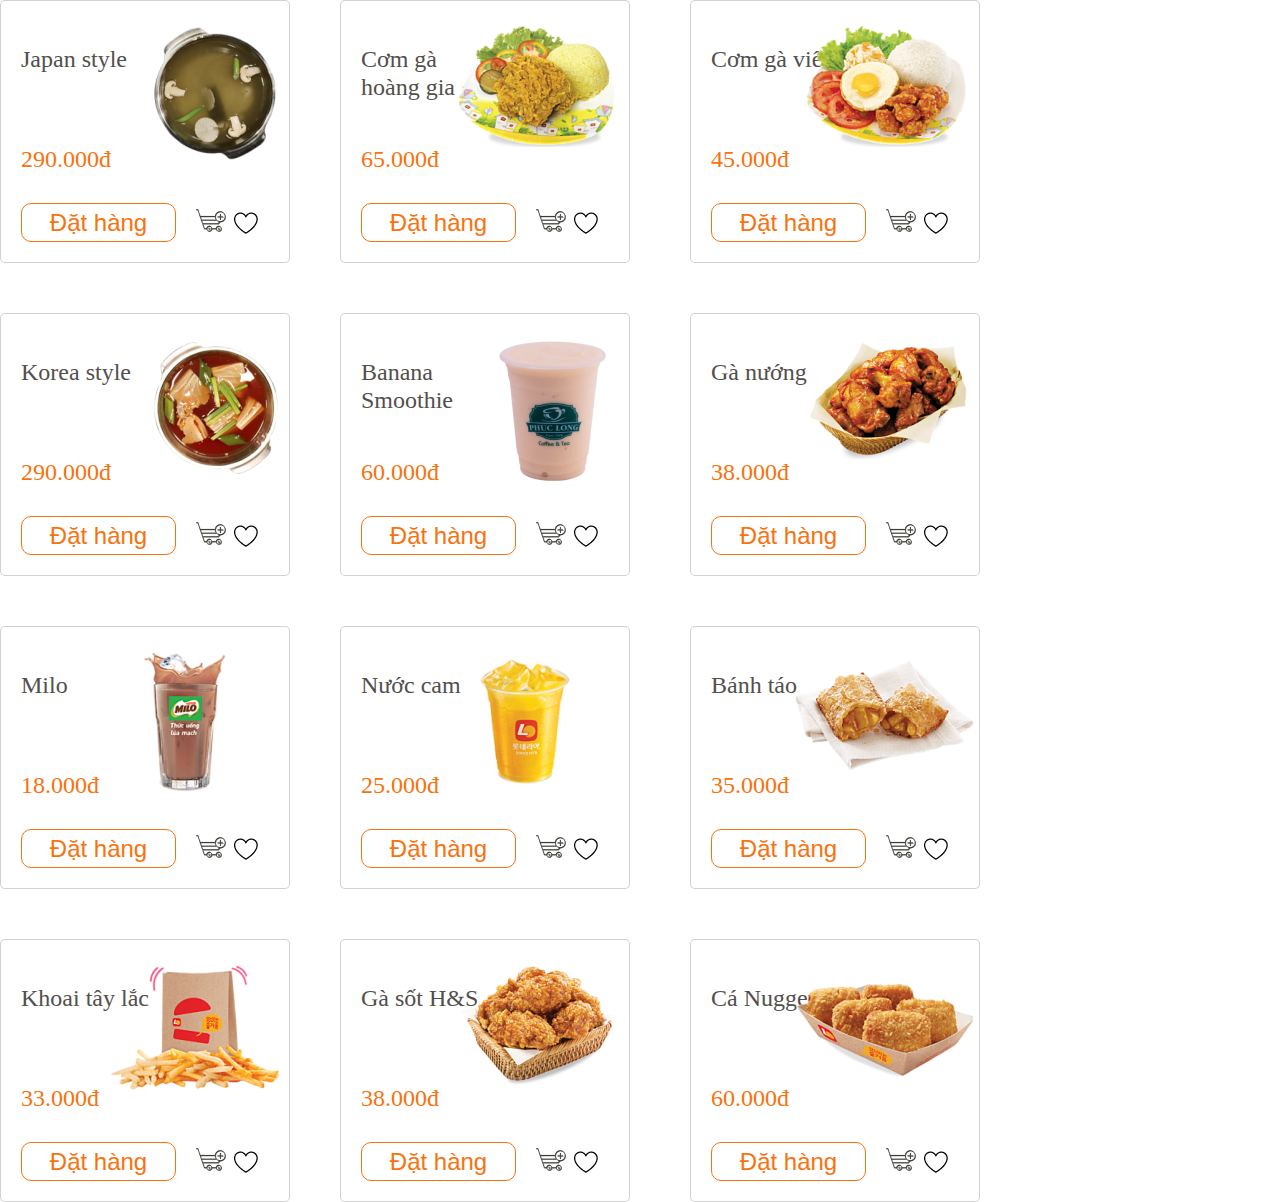
<file: sanpham2.html>
<!DOCTYPE html>
<html>
<head>
    <meta charset="UTF-8">
    <title>Sanpham2</title>
    <link rel="stylesheet" href="sanpham.css">
    <style>
        body{
            margin: 0;
            padding: 0;
            box-sizing: border-box;
            width: 100%;
            height: 100%;
        }       
    </style>
</head>
<body>
    <div class="section4_sanpham1">
        <p class="section4_sanpham_ten">Japan style</p>
        <p class="section4_sanpham_gia">290.000đ</p>
        <img class="section4_sanpham_anh" src="IMG/hotpot/Japan style.png" alt="">
        <button class="section4_sanpham_button">Đặt hàng</button>
        <img class="section4_sanpham_icon1" src="IMG/icon_+_gio hang.png" alt="">
        <img class="section4_sanpham_icon2" src="IMG/icon_traitim.png" alt="">
    </div>
    <div class="section4_sanpham2">
        <p class="section4_sanpham_ten">Cơm gà hoàng gia</p>
        <p class="section4_sanpham_gia">65.000đ</p>
        <img class="section4_sanpham_anh" src="IMG/lotteria/Cơm-Mì ý/Cơm Gà Hoàng Gia.png" alt="">
        <button class="section4_sanpham_button">Đặt hàng</button>
        <img class="section4_sanpham_icon1" src="IMG/icon_+_gio hang.png" alt="">
        <img class="section4_sanpham_icon2" src="IMG/icon_traitim.png" alt="">
    </div>
    <div class="section4_sanpham3">
        <p class="section4_sanpham_ten">Cơm gà viên</p>
        <p class="section4_sanpham_gia">45.000đ</p>
        <img class="section4_sanpham_anh" src="IMG/lotteria/Cơm-Mì ý/Cơm Gà Viên.png" alt="">
        <button class="section4_sanpham_button">Đặt hàng</button>
        <img class="section4_sanpham_icon1" src="IMG/icon_+_gio hang.png" alt="">
        <img class="section4_sanpham_icon2" src="IMG/icon_traitim.png" alt="">
    </div>
    <div class="section4_sanpham4">
        <p class="section4_sanpham_ten">Korea style</p>
        <p class="section4_sanpham_gia">290.000đ</p>
        <img class="section4_sanpham_anh" src="IMG/hotpot/Korea style.png" alt="">
        <button class="section4_sanpham_button">Đặt hàng</button>
        <img class="section4_sanpham_icon1" src="IMG/icon_+_gio hang.png" alt="">
        <img class="section4_sanpham_icon2" src="IMG/icon_traitim.png" alt="">
    </div>
    <div class="section4_sanpham5">
        <p class="section4_sanpham_ten">Banana Smoothie</p>
        <p class="section4_sanpham_gia">60.000đ</p>
        <img class="section4_sanpham_anh" src="IMG/Phúc Long/Banana Smoothie.png" alt="">
        <button class="section4_sanpham_button">Đặt hàng</button>
        <img class="section4_sanpham_icon1" src="IMG/icon_+_gio hang.png" alt="">
        <img class="section4_sanpham_icon2" src="IMG/icon_traitim.png" alt="">
    </div>
    <div class="section4_sanpham6">
        <p class="section4_sanpham_ten">Gà nướng</p>
        <p class="section4_sanpham_gia">38.000đ</p>
        <img class="section4_sanpham_anh" src="IMG/lotteria/Gà Rán/Gà Nướng.png" alt="">
        <button class="section4_sanpham_button">Đặt hàng</button>
        <img class="section4_sanpham_icon1" src="IMG/icon_+_gio hang.png" alt="">
        <img class="section4_sanpham_icon2" src="IMG/icon_traitim.png" alt="">
    </div>
    <div class="section4_sanpham7">
        <p class="section4_sanpham_ten">Milo</p>
        <p class="section4_sanpham_gia">18.000đ</p>
        <img class="section4_sanpham_anh" src="IMG/lotteria/Thức uống/Milo.png" alt="">
        <button class="section4_sanpham_button">Đặt hàng</button>
        <img class="section4_sanpham_icon1" src="IMG/icon_+_gio hang.png" alt="">
        <img class="section4_sanpham_icon2" src="IMG/icon_traitim.png" alt="">
    </div>
    <div class="section4_sanpham8">
        <p class="section4_sanpham_ten">Nước cam</p>
        <p class="section4_sanpham_gia">25.000đ</p>
        <img class="section4_sanpham_anh" src="IMG/lotteria/Thức uống/Nước Cam.png" alt="">
        <button class="section4_sanpham_button">Đặt hàng</button>
        <img class="section4_sanpham_icon1" src="IMG/icon_+_gio hang.png" alt="">
        <img class="section4_sanpham_icon2" src="IMG/icon_traitim.png" alt="">
    </div>
    <div class="section4_sanpham9">
        <p class="section4_sanpham_ten">Bánh táo</p>
        <p class="section4_sanpham_gia">35.000đ</p>
        <img class="section4_sanpham_anh" src="IMG/lotteria/Thức ăn nhẹ/Bánh Táo.png" alt="">
        <button class="section4_sanpham_button">Đặt hàng</button>
        <img class="section4_sanpham_icon1" src="IMG/icon_+_gio hang.png" alt="">
        <img class="section4_sanpham_icon2" src="IMG/icon_traitim.png" alt="">
    </div>
    <div class="section4_sanpham10">
        <p class="section4_sanpham_ten">Khoai tây lắc</p>
        <p class="section4_sanpham_gia">33.000đ</p>
        <img class="section4_sanpham_anh" src="IMG/lotteria/Thức ăn nhẹ/Khoai Tây Lắc.png" alt="">
        <button class="section4_sanpham_button">Đặt hàng</button>
        <img class="section4_sanpham_icon1" src="IMG/icon_+_gio hang.png" alt="">
        <img class="section4_sanpham_icon2" src="IMG/icon_traitim.png" alt="">
    </div>
    <div class="section4_sanpham11">
        <p class="section4_sanpham_ten">Gà sốt H&S</p>
        <p class="section4_sanpham_gia">38.000đ</p>
        <img class="section4_sanpham_anh" src="IMG/lotteria/Gà Rán/Gà Sốt H&S.png" alt="">
        <button class="section4_sanpham_button">Đặt hàng</button>
        <img class="section4_sanpham_icon1" src="IMG/icon_+_gio hang.png" alt="">
        <img class="section4_sanpham_icon2" src="IMG/icon_traitim.png" alt="">
    </div>
    <div class="section4_sanpham12">
        <p class="section4_sanpham_ten">Cá Nugget</p>
        <p class="section4_sanpham_gia">60.000đ</p>
        <img class="section4_sanpham_anh" src="IMG/lotteria/Thức ăn nhẹ/Cá Nugget - 5 Miếng.png" alt="">
        <button class="section4_sanpham_button">Đặt hàng</button>
        <img class="section4_sanpham_icon1" src="IMG/icon_+_gio hang.png" alt="">
        <img class="section4_sanpham_icon2" src="IMG/icon_traitim.png" alt="">
    </div>
</body>
</html>
</file>
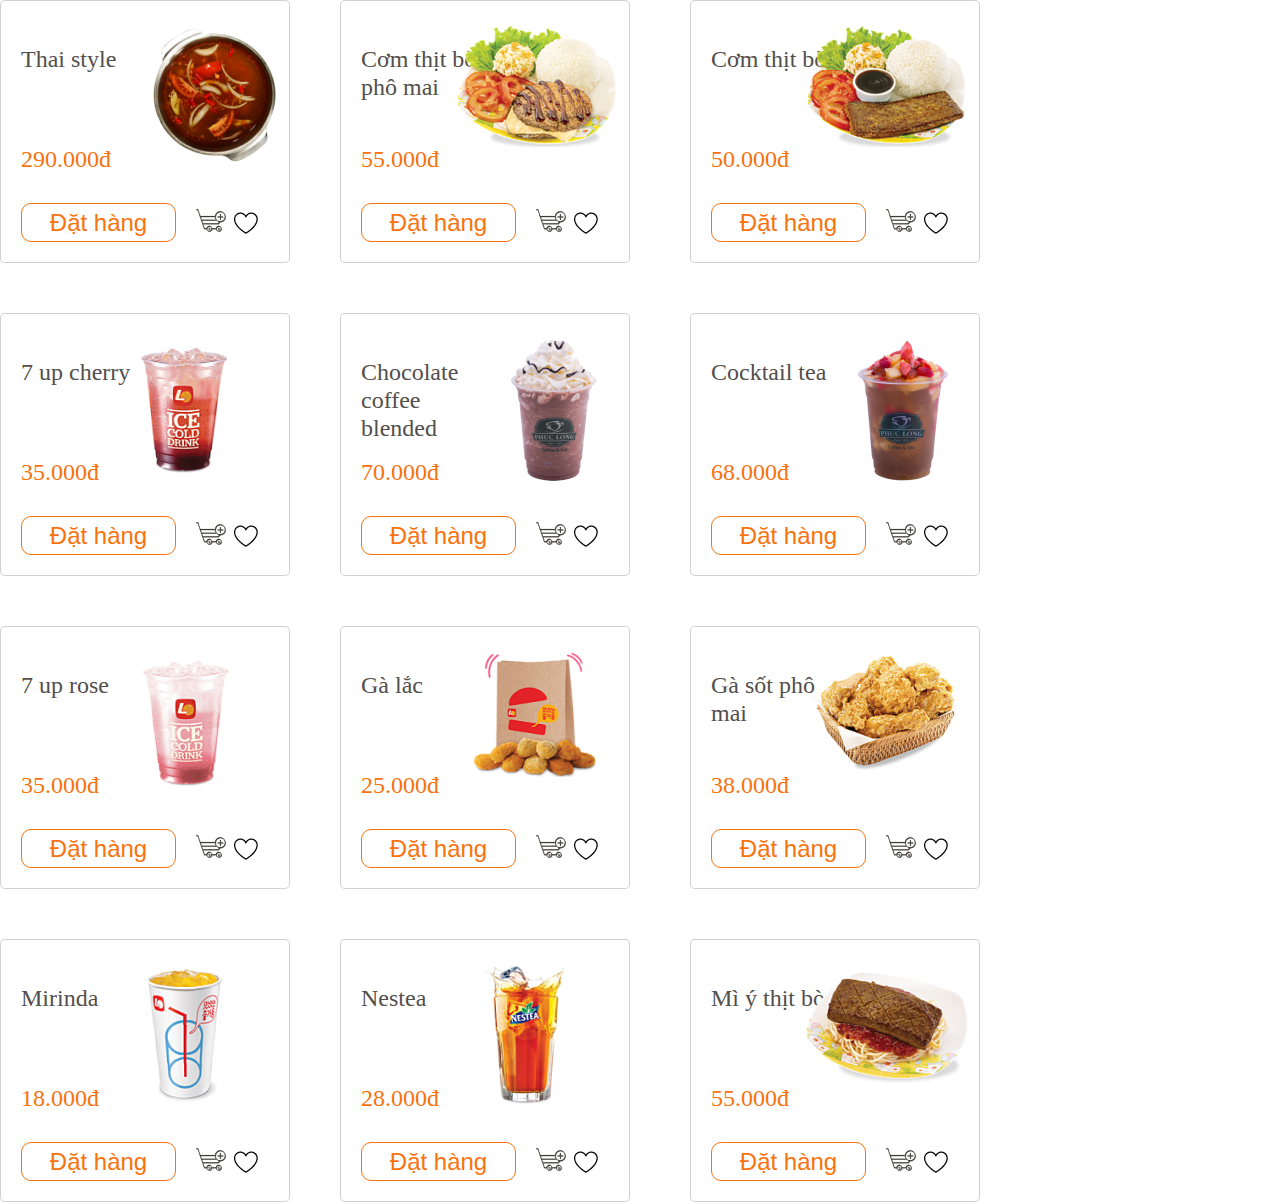
<file: sanpham3.html>
<!DOCTYPE html>
<html>
<head>
    <meta charset="UTF-8">
    <title>Sanpham3</title>
    <link rel="stylesheet" href="sanpham.css">
    <style>
        body{
            margin: 0;
            padding: 0;
            box-sizing: border-box;
            width: 100%;
            height: 100%;
        }       
    </style>
</head>
<body>
    <div class="section4_sanpham1">
        <p class="section4_sanpham_ten">Thai style</p>
        <p class="section4_sanpham_gia">290.000đ</p>
        <img class="section4_sanpham_anh" src="IMG/hotpot/Thai style.png" alt="">
        <button class="section4_sanpham_button">Đặt hàng</button>
        <img class="section4_sanpham_icon1" src="IMG/icon_+_gio hang.png" alt="">
        <img class="section4_sanpham_icon2" src="IMG/icon_traitim.png" alt="">
    </div>
    <div class="section4_sanpham2">
        <p class="section4_sanpham_ten">Cơm thịt bò phô mai</p>
        <p class="section4_sanpham_gia">55.000đ</p>
        <img class="section4_sanpham_anh" src="IMG/lotteria/Cơm-Mì ý/Cơm Thịt Bò Phô Mai.png" alt="">
        <button class="section4_sanpham_button">Đặt hàng</button>
        <img class="section4_sanpham_icon1" src="IMG/icon_+_gio hang.png" alt="">
        <img class="section4_sanpham_icon2" src="IMG/icon_traitim.png" alt="">
    </div>
    <div class="section4_sanpham3">
        <p class="section4_sanpham_ten">Cơm thịt bò</p>
        <p class="section4_sanpham_gia">50.000đ</p>
        <img class="section4_sanpham_anh" src="IMG/lotteria/Cơm-Mì ý/Cơm Thịt Bò.png" alt="">
        <button class="section4_sanpham_button">Đặt hàng</button>
        <img class="section4_sanpham_icon1" src="IMG/icon_+_gio hang.png" alt="">
        <img class="section4_sanpham_icon2" src="IMG/icon_traitim.png" alt="">
    </div>
    <div class="section4_sanpham4">
        <p class="section4_sanpham_ten">7 up cherry</p>
        <p class="section4_sanpham_gia">35.000đ</p>
        <img class="section4_sanpham_anh" src="IMG/lotteria/Thức uống/7 Up Cherry.png" alt="">
        <button class="section4_sanpham_button">Đặt hàng</button>
        <img class="section4_sanpham_icon1" src="IMG/icon_+_gio hang.png" alt="">
        <img class="section4_sanpham_icon2" src="IMG/icon_traitim.png" alt="">
    </div>
    <div class="section4_sanpham5">
        <p class="section4_sanpham_ten">Chocolate coffee blended</p>
        <p class="section4_sanpham_gia">70.000đ</p>
        <img class="section4_sanpham_anh" src="IMG/Phúc Long/Chocolate Coffee Blended.png" alt="">
        <button class="section4_sanpham_button">Đặt hàng</button>
        <img class="section4_sanpham_icon1" src="IMG/icon_+_gio hang.png" alt="">
        <img class="section4_sanpham_icon2" src="IMG/icon_traitim.png" alt="">
    </div>
    <div class="section4_sanpham6">
        <p class="section4_sanpham_ten">Cocktail tea</p>
        <p class="section4_sanpham_gia">68.000đ</p>
        <img class="section4_sanpham_anh" src="IMG/Phúc Long/Cocktail Tea.png" alt="">
        <button class="section4_sanpham_button">Đặt hàng</button>
        <img class="section4_sanpham_icon1" src="IMG/icon_+_gio hang.png" alt="">
        <img class="section4_sanpham_icon2" src="IMG/icon_traitim.png" alt="">
    </div>
    <div class="section4_sanpham7">
        <p class="section4_sanpham_ten">7 up rose</p>
        <p class="section4_sanpham_gia">35.000đ</p>
        <img class="section4_sanpham_anh" src="IMG/lotteria/Thức uống/7 Up Rose.png" alt="">
        <button class="section4_sanpham_button">Đặt hàng</button>
        <img class="section4_sanpham_icon1" src="IMG/icon_+_gio hang.png" alt="">
        <img class="section4_sanpham_icon2" src="IMG/icon_traitim.png" alt="">
    </div>
    <div class="section4_sanpham8">
        <p class="section4_sanpham_ten">Gà lắc</p>
        <p class="section4_sanpham_gia">25.000đ</p>
        <img class="section4_sanpham_anh" src="IMG/lotteria/Thức ăn nhẹ/Gà Lắc.png" alt="">
        <button class="section4_sanpham_button">Đặt hàng</button>
        <img class="section4_sanpham_icon1" src="IMG/icon_+_gio hang.png" alt="">
        <img class="section4_sanpham_icon2" src="IMG/icon_traitim.png" alt="">
    </div>
    <div class="section4_sanpham9">
        <p class="section4_sanpham_ten">Gà sốt phô mai</p>
        <p class="section4_sanpham_gia">38.000đ</p>
        <img class="section4_sanpham_anh" src="IMG/lotteria/Gà Rán/Gà Sốt Phô Mai.png" alt="">
        <button class="section4_sanpham_button">Đặt hàng</button>
        <img class="section4_sanpham_icon1" src="IMG/icon_+_gio hang.png" alt="">
        <img class="section4_sanpham_icon2" src="IMG/icon_traitim.png" alt="">
    </div>
    <div class="section4_sanpham10">
        <p class="section4_sanpham_ten">Mirinda</p>
        <p class="section4_sanpham_gia">18.000đ</p>
        <img class="section4_sanpham_anh" src="IMG/lotteria/Thức uống/Mirinda.png" alt="">
        <button class="section4_sanpham_button">Đặt hàng</button>
        <img class="section4_sanpham_icon1" src="IMG/icon_+_gio hang.png" alt="">
        <img class="section4_sanpham_icon2" src="IMG/icon_traitim.png" alt="">
    </div>
    <div class="section4_sanpham11">
        <p class="section4_sanpham_ten">Nestea</p>
        <p class="section4_sanpham_gia">28.000đ</p>
        <img class="section4_sanpham_anh" src="IMG/lotteria/Thức uống/Nestea.png" alt="">
        <button class="section4_sanpham_button">Đặt hàng</button>
        <img class="section4_sanpham_icon1" src="IMG/icon_+_gio hang.png" alt="">
        <img class="section4_sanpham_icon2" src="IMG/icon_traitim.png" alt="">
    </div>
    <div class="section4_sanpham12">
        <p class="section4_sanpham_ten">Mì ý thịt bò</p>
        <p class="section4_sanpham_gia">55.000đ</p>
        <img class="section4_sanpham_anh" src="IMG/lotteria/Cơm-Mì ý/Mì Ý Thịt Bò.png" alt="">
        <button class="section4_sanpham_button">Đặt hàng</button>
        <img class="section4_sanpham_icon1" src="IMG/icon_+_gio hang.png" alt="">
        <img class="section4_sanpham_icon2" src="IMG/icon_traitim.png" alt="">
    </div>
</body>
</html>
</file>
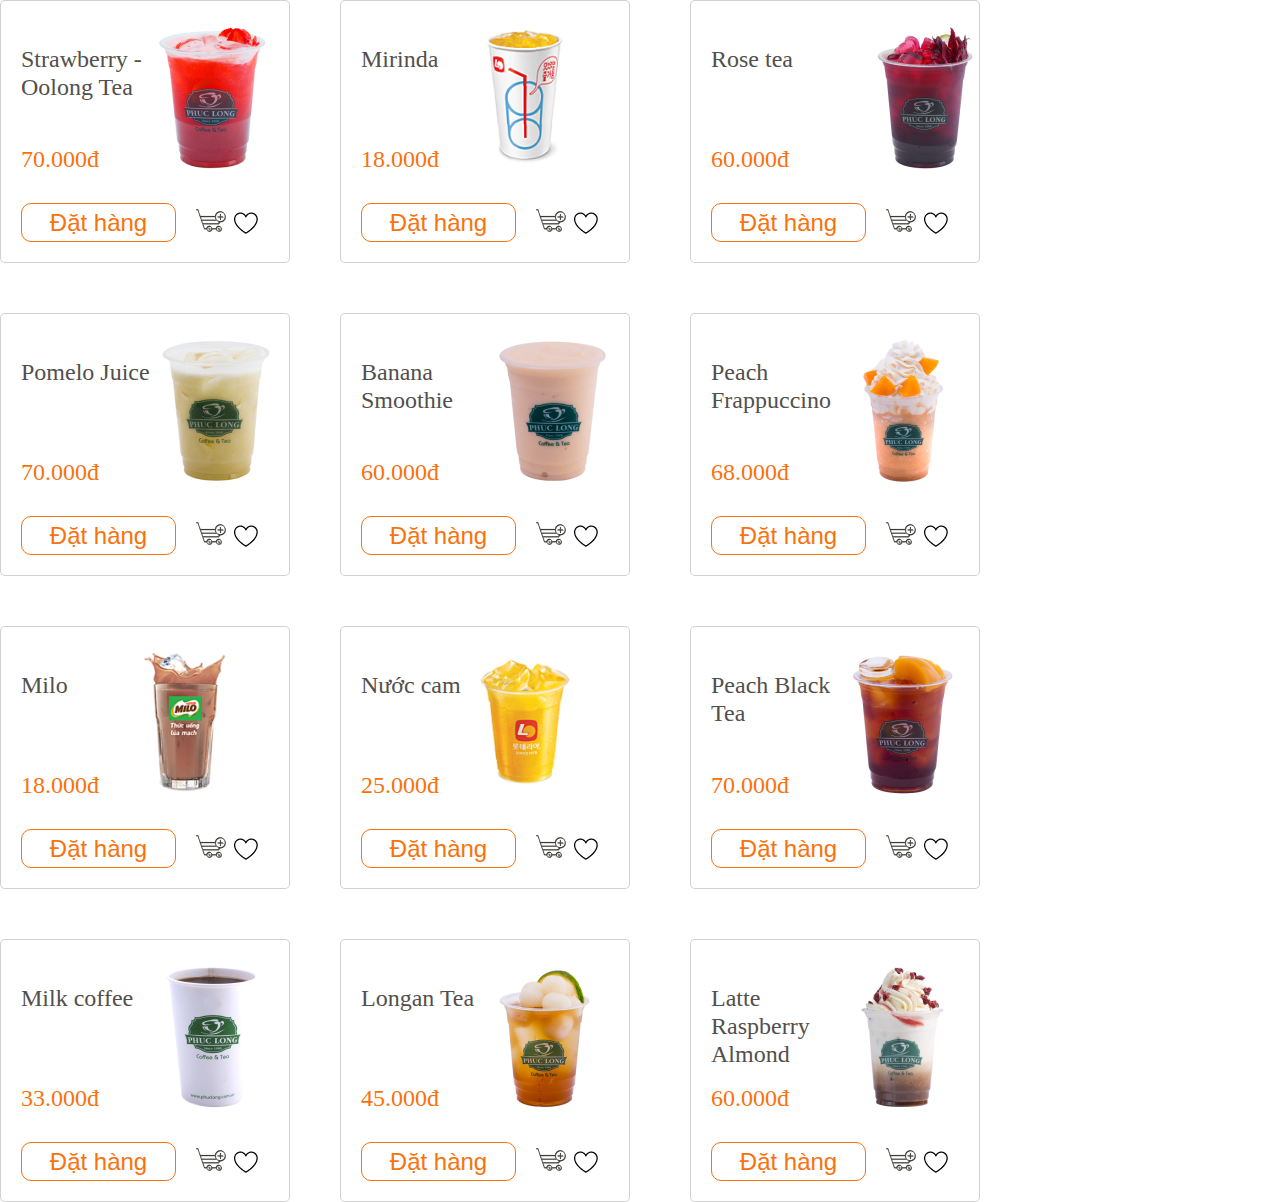
<file: thucuong.html>
<!DOCTYPE html>
<html>
<head>
    <meta charset="UTF-8">
    <title>thucuong</title>
    <link rel="stylesheet" href="sanpham.css">
    <style>
        body{
            margin: 0;
            padding: 0;
            box-sizing: border-box;
            width: 100%;
            height: 100%;
        }       
    </style>
</head>
<body>
    <div class="section4_sanpham1">
        <p class="section4_sanpham_ten">Strawberry - Oolong Tea</p>
        <p class="section4_sanpham_gia">70.000đ</p>
        <img class="section4_sanpham_anh" src="IMG/Phúc Long/Strawberry - Oolong Tea.png" alt="">
        <button class="section4_sanpham_button">Đặt hàng</button>
        <img class="section4_sanpham_icon1" src="IMG/icon_+_gio hang.png" alt="">
        <img class="section4_sanpham_icon2" src="IMG/icon_traitim.png" alt="">
    </div>
    <div class="section4_sanpham2">
        <p class="section4_sanpham_ten">Mirinda</p>
        <p class="section4_sanpham_gia">18.000đ</p>
        <img class="section4_sanpham_anh" src="IMG/lotteria/Thức uống/Mirinda.png" alt="">
        <button class="section4_sanpham_button">Đặt hàng</button>
        <img class="section4_sanpham_icon1" src="IMG/icon_+_gio hang.png" alt="">
        <img class="section4_sanpham_icon2" src="IMG/icon_traitim.png" alt="">
    </div>
    <div class="section4_sanpham3">
        <p class="section4_sanpham_ten">Rose tea</p>
        <p class="section4_sanpham_gia">60.000đ</p>
        <img class="section4_sanpham_anh" src="IMG/Phúc Long/Rose Tea.png" alt="">
        <button class="section4_sanpham_button">Đặt hàng</button>
        <img class="section4_sanpham_icon1" src="IMG/icon_+_gio hang.png" alt="">
        <img class="section4_sanpham_icon2" src="IMG/icon_traitim.png" alt="">
    </div>
    <div class="section4_sanpham4">
        <p class="section4_sanpham_ten">Pomelo Juice</p>
        <p class="section4_sanpham_gia">70.000đ</p>
        <img class="section4_sanpham_anh" src="IMG/Phúc Long/Pomelo Juice.png" alt="">
        <button class="section4_sanpham_button">Đặt hàng</button>
        <img class="section4_sanpham_icon1" src="IMG/icon_+_gio hang.png" alt="">
        <img class="section4_sanpham_icon2" src="IMG/icon_traitim.png" alt="">
    </div>
    <div class="section4_sanpham5">
        <p class="section4_sanpham_ten">Banana Smoothie</p>
        <p class="section4_sanpham_gia">60.000đ</p>
        <img class="section4_sanpham_anh" src="IMG/Phúc Long/Banana Smoothie.png" alt="">
        <button class="section4_sanpham_button">Đặt hàng</button>
        <img class="section4_sanpham_icon1" src="IMG/icon_+_gio hang.png" alt="">
        <img class="section4_sanpham_icon2" src="IMG/icon_traitim.png" alt="">
    </div>
    <div class="section4_sanpham6">
        <p class="section4_sanpham_ten">Peach Frappuccino</p>
        <p class="section4_sanpham_gia">68.000đ</p>
        <img class="section4_sanpham_anh" src="IMG/Phúc Long/Peach Frappuccino.png" alt="">
        <button class="section4_sanpham_button">Đặt hàng</button>
        <img class="section4_sanpham_icon1" src="IMG/icon_+_gio hang.png" alt="">
        <img class="section4_sanpham_icon2" src="IMG/icon_traitim.png" alt="">
    </div>
    <div class="section4_sanpham7">
        <p class="section4_sanpham_ten">Milo</p>
        <p class="section4_sanpham_gia">18.000đ</p>
        <img class="section4_sanpham_anh" src="IMG/lotteria/Thức uống/Milo.png" alt="">
        <button class="section4_sanpham_button">Đặt hàng</button>
        <img class="section4_sanpham_icon1" src="IMG/icon_+_gio hang.png" alt="">
        <img class="section4_sanpham_icon2" src="IMG/icon_traitim.png" alt="">
    </div>
    <div class="section4_sanpham8">
        <p class="section4_sanpham_ten">Nước cam</p>
        <p class="section4_sanpham_gia">25.000đ</p>
        <img class="section4_sanpham_anh" src="IMG/lotteria/Thức uống/Nước Cam.png" alt="">
        <button class="section4_sanpham_button">Đặt hàng</button>
        <img class="section4_sanpham_icon1" src="IMG/icon_+_gio hang.png" alt="">
        <img class="section4_sanpham_icon2" src="IMG/icon_traitim.png" alt="">
    </div>
    <div class="section4_sanpham9">
        <p class="section4_sanpham_ten">Peach Black Tea</p>
        <p class="section4_sanpham_gia">70.000đ</p>
        <img class="section4_sanpham_anh" src="IMG/Phúc Long/Peach Black Tea.png" alt="">
        <button class="section4_sanpham_button">Đặt hàng</button>
        <img class="section4_sanpham_icon1" src="IMG/icon_+_gio hang.png" alt="">
        <img class="section4_sanpham_icon2" src="IMG/icon_traitim.png" alt="">
    </div>
    <div class="section4_sanpham10">
        <p class="section4_sanpham_ten">Milk coffee</p>
        <p class="section4_sanpham_gia">33.000đ</p>
        <img class="section4_sanpham_anh" src="IMG/Phúc Long/Milk Coffee.png" alt="">
        <button class="section4_sanpham_button">Đặt hàng</button>
        <img class="section4_sanpham_icon1" src="IMG/icon_+_gio hang.png" alt="">
        <img class="section4_sanpham_icon2" src="IMG/icon_traitim.png" alt="">
    </div>
    <div class="section4_sanpham11">
        <p class="section4_sanpham_ten">Longan Tea</p>
        <p class="section4_sanpham_gia">45.000đ</p>
        <img class="section4_sanpham_anh" src="IMG/Phúc Long/Longan Tea - Lotus.png" alt="">
        <button class="section4_sanpham_button">Đặt hàng</button>
        <img class="section4_sanpham_icon1" src="IMG/icon_+_gio hang.png" alt="">
        <img class="section4_sanpham_icon2" src="IMG/icon_traitim.png" alt="">
    </div>
    <div class="section4_sanpham12">
        <p class="section4_sanpham_ten">Latte Raspberry Almond</p>
        <p class="section4_sanpham_gia">60.000đ</p>
        <img class="section4_sanpham_anh" src="IMG/Phúc Long/Latte Raspberry Almond.png" alt="">
        <button class="section4_sanpham_button">Đặt hàng</button>
        <img class="section4_sanpham_icon1" src="IMG/icon_+_gio hang.png" alt="">
        <img class="section4_sanpham_icon2" src="IMG/icon_traitim.png" alt="">
    </div>
</body>
</html>
</file>
<file: style.css>
body{
    padding: 0;
    margin: 0px 100px 0px 100px;
    box-sizing: border-box;
}

.container .section {
    padding-top: 100px;
}

.container .section iframe {
    height: 550px;
    width: 100%;
}
.container .section  .section_button1 {
    position: absolute;
    width: 24px;
    height: 23px;
    left: 740px;
    top: 585px;
    border-radius: 15px;
    border: 1px solid #000000;
    box-sizing: border-box;
}
.container .section  .section_button1:hover,.container .section  .section_button2:hover,.container .section  .section_button3:hover {
    background-color: rgb(255, 115, 0);
}
.container .section  .section_button2 {
    position: absolute;
    width: 24px;
    height: 23px;
    left: 780px;
    top: 585px;
    border-radius: 15px;
    border: 1px solid #000000;
    box-sizing: border-box;
}
.container .section  .section_button3 {
    position: absolute;
    width: 24px;
    height: 23px;
    left: 820px;
    top: 585px;
    border-radius: 15px;
    border: 1px solid #000000;
    box-sizing: border-box;
}
.container .container_section {
    clear: both;
    padding-top: 50px;
}
.container .container_section  div {
    width: 55px;
    height: 55px;
    background: #FFFFFF;
    border: 1px solid #000000;
    box-sizing: border-box;
    border-radius: 3px;
    padding: 15px 20px 15px 20px;
    font-size: 24px;
    color: black;
}
.container .container_section  div:hover {
    background-color: rgb(255, 115, 0);
    color: white;
}
.container .container_section .container_section_div1 {
    float: left;
    margin-left: 600px;
    
}
.container .container_section .container_section_div2 {
    float: left;
    margin-left: 20px;
}
.container .container_section .container_section_div3 {
    float: left;
    margin-left: 20px;
}
.container .container_section .container_section_div4 {
    float: left;
    margin-left: 20px;
}
.container .container_section .container_section_div5 {
    float: left;
    margin-left: 20px;
}
.container .container_section .container_section_div6 {
    float: left;
    margin-left: 20px;
}
</file>
<file: Header.css>
.container .header {
    position: fixed;
    height: 100px;
    width: 100%;
    background-color: white;
    z-index: 1;
}

.container .header .header_logo{
    position: absolute;
    left: 149px;
    top: 2px;
}

.container .header .header_logo img {
    width: 100px;
    height: 100px;
}

.container .header .header_tieude{
    word-spacing: 10px;
}

.container .header .header_tieude h2{
    position: relative;
    display: inline-block;
    font-weight: bold;
    font-family: -apple-system, BlinkMacSystemFont, 'Segoe UI', Roboto, Oxygen, Ubuntu, Cantarell, 'Open Sans', 'Helvetica Neue', sans-serif;
    word-spacing: 2px;
    color: rgba(0, 0, 0, 0.7);
    top: 10px;
    left: 300px;
    margin-right: 30px;
}

.container .header .header_tieude h2:hover,.container .header .header_dangnhap:hover {
    color: rgb(253, 104, 17);
}

.container .header .header_dangnhap > a{
    color: rgba(0, 0, 0, 0.7);
    font-family: -apple-system, BlinkMacSystemFont, 'Segoe UI', Roboto, Oxygen, Ubuntu, Cantarell, 'Open Sans', 'Helvetica Neue', sans-serif;
    font-weight: bold;
    position: absolute;
    top: 5px;
    right: 200px;
    text-decoration: none;
}

.container .header .header_vungchon .header_vungchon_lang{
    position: absolute;
    top: 48px;
    right: 200px;
}

.container .header .header_vungchon .header_vungchon_lang .header_vungchon_lang_viet{  
    display: block;
}

.container .header .header_vungchon .header_vungchon_lang .header_vungchon_lang_viet:hover{
    background-color: white;
    border: 0.5px solid rgba(0, 0, 0, 0.384);
    padding-bottom: 70px;
    border-radius: 3px;
}

.container .header .header_vungchon .header_vungchon_lang .header_vungchon_lang_viet:hover > div {
    display: block;
}

.container .header .header_vungchon .header_vungchon_lang .header_vungchon_lang_viet > div > img, .container .header .header_vungchon .header_vungchon_lang .header_vungchon_lang_viet > div > p{
    float: left; 
}

.container .header .header_vungchon .header_vungchon_lang .header_vungchon_lang_viet > div> p{
    margin-top: 5px;
    margin-left: 5px;
}

.container .header .header_vungchon .header_vungchon_lang .header_vungchon_lang_viet .header_vungchon_lang_viet_tamgiac {
    margin-top: 7px;
    margin-left: 5px;
}

.container .header .header_vungchon .header_vungchon_lang .header_vungchon_lang_uk > div  img, .container .header .header_vungchon .header_vungchon_lang .header_vungchon_lang_uk > div  p{
    float: left; 
}

.container .header .header_vungchon .header_vungchon_lang .header_vungchon_lang_uk > div  p{
    margin-top: 5px;
    margin-left: 7px;
}

.container .header .header_vungchon .header_vungchon_lang .header_vungchon_lang_uk{
    display: none;
}
</file>
<file: nav.css>
.container .nav .nav_timkiem {
    position: absolute;
    width: 655px;
    height: 55px;
    left: 342px;
    top: 650px;
    background: #FFFFFF;
    border: 2px solid #AFACAC;
    box-sizing: border-box;
    border-radius: 30px;
}
.container .nav .nav_timkiem p {
    position: absolute;
    width: 216px;
    height: 36px;
    left: 30px;
    top: 0px;
    margin-top: 9px;
    font-style: normal;
    font-weight: normal;
    font-size: 24px;
    line-height: 28px;
    color: #AFACAC;
}
.container .nav .nav_timkiem .img1{
    position: absolute;
    right: 30px;
    top: 10px;
}
.container .nav .nav_timkiem .img2{
    position: absolute;
    right: 25px;
    top: 28px;
}
.container .nav .nav_vungdiachi {
    height: 40px;
    width: 120px;
    border-radius: 15px;
    background-color: rgba(248, 114, 14, 1);
    position: absolute;
    right: 130px;
}
.container .nav .nav_vungdiachi option {
    font-size: 18px;
}
.map {
    position: absolute;
    right: 280px;
    top: 570px;
}
</file>
<file: aside.css>
.container .aside {
    width: 25%;
    height: auto;
    position: fixed;
    top: 100px;
    z-index: 1;
}
.container .aside div {
    background-color: rgba(248, 114, 14, 1);
    width: 170px;
    height: auto;
    border-radius: 0px 10px 10px 0px;
}
.container .aside div a {
    color: black;
    text-decoration: none;
}
.container .aside div a:hover,.container .aside .p3:hover {
    color: white;
}
.container .aside .p1 {
    padding-top: 10px;
    padding-left: 15px;
}
.container .aside .p2 {
    padding-left: 15px;
}
.container .aside .p3 {
    padding-left: 15px;
    padding-bottom: 10px;
}
.container .aside img {
    position: absolute;
    top: 100px;
    right: 250px;
}
.container .aside div table {
    text-align: center;
    margin-left: 10px;
}
.container .aside div table td:hover {
    color: white;
}
</file>
<file: article.css>
.container .article {
    width: 75%;
    float: right;
    margin-top: 90px;
    position: relative;
}
.container .article .section1 {
    width: 100%;
}
.container .article .section1 .section1_combophantram1,.container .article .section1 .section1_combophantram2,.container .article .section1 .section1_combophantram3 {
    width: 25%;
    float: left;
}
.container .article .section1 .section1_combophantram2 {
    margin-left: 40px;
    margin-right: 140px;
}
.container .article .section1 .section1_head .section1_head_duongke{
    width: 40px;
    background-color: red;
}
.container .article .section1 .section1_combo1,.container .article .section1 .section1_combo2, .container .article .section1 .section1_combo3{
    float: left;
}
.container .article .section1 .section1_combo2 {
    position: relative;
    margin: 0px 50px 0px 50px;
    padding: 3px 40px 3px 40px;
    border: 0.3px ridge #00000027;
    border-radius: 5px;
}
.container .article .section1 .section1_combo1{
    position: relative;
    padding: 3px 40px 3px 40px;
    border: 0.3px ridge #00000027;
    border-radius: 5px;
}
.container .article .section1 .section1_combo1:hover,.container .article .section1 .section1_combo2:hover,.container .article .section1 .section1_combo3:hover {
    background-color: #ffeace;
}
.container .article .section1 .section1_combo3 {
    position: relative;
    padding: 3px 40px 3px 40px;
    border: 0.3px ridge #00000027;
    border-radius: 5px;
    box-sizing: border-box;
}
.container .article .section1 .section1_combo_img1{
    position: absolute;
    right: 50px;
    bottom: 96px;
}
.container .article .section1 .section1_combo_img2 {
    position: absolute;
    right: 20px;
    bottom: 98px;
}
.container .article .section1 .section1_combo_gia {
    color: rgba(248, 114, 14, 1);
    font-size: 24px;
    line-height: 28px;
}
.container .article .section1 button {
    position: absolute;
    bottom: 20px;
    right: 15px;
    border: 1px solid #F8720E;
    color: rgba(248, 114, 14, 1);
    width: 150px;
    height: 39px;
    border-radius: 10px;
    font-size: 24px;
    background-color: #fff;
}
.container .article .section1 button:hover {
    background-color: #F8720E;
    color: #FFFFFF;
}
.container .article .section2 {
    padding-top: 20px;
    clear: both;
}
.container .article .section2 .section2_button1 {   
    margin-left: 460px;
    width: 16px;
    height: 15px; 
    background: #F8720E;
    border: 1px solid #000000;
    border-radius: 10px;
}
.container .article .section2 .section2_button2 {
    margin-left: 10px;
    margin-right: 10px;
    width: 16px;
    height: 15px;
    border: 1px solid #000000;
    border-radius: 10px;
}
.container .article .section2 .section2_button3 {
    width: 16px;
    height: 15px;  
    border: 1px solid #000000;
    border-radius: 10px;
}
.container .article .section2 .section2_duongke1 {
    margin-top: 20px;
    margin-left: 230px;
    width: 560px;
    border: 1px solid rgba(241, 88, 88, 0.3);
}
.container .article .section2 .section2_duongke2 {
    margin-top: 20px;
    border: 1px solid rgba(241, 88, 88, 0.5);
    width: 1000px;
}
.container .article .section3 {
    padding-top: 50px;
}
.container .article .section3 .section3_button1 {
    margin-left: 350px;
    background: #FFFFFF;
    border: 0.5px solid #000000;
    box-sizing: border-box;
    border-radius: 5px;
    font-size: 24px;
    padding: 10px;
}
.container .article .section3 .section3_button1:hover,.container .article .section3 .section3_button2:hover,.container .article .section3 .section3_button3:hover {
    background-color: #F8720E;
    color: #FFFFFF;
}
.container .article .section3 .section3_button2 {
    margin-left: 20px;
    margin-right: 20px;
    background: #FFFFFF;
    border: 0.5px solid #000000;
    box-sizing: border-box;
    border-radius: 5px;
    font-size: 24px;
    padding: 10px;
}
.container .article .section3 .section3_button3 {
    background: #FFFFFF;
    border: 0.5px solid #000000;
    box-sizing: border-box;
    border-radius: 5px;
    font-size: 24px;
    padding: 10px;
}
.container .article .section3 .section3_chu {
    margin-top: 45px;
    font-size: 24px;
}
.container .article .section3 .section3_o1{
    position: absolute;
    top: 640px;
    left: 160px;
    border: 0.5px solid #000000;
    width: 200px;
    height: 30px;
    border-radius: 5px;
}
.container .article .section3 .section3_o1 > p {
    margin: 10px;
}
.container .article .section3 .section3_o1 .section3_o1_o2 {
    width: 35px;
    height: 30px;
    position: absolute;
    right: 0px;
    top: 0px;
    background: #C4C4C4;
    border-radius: 0px 5px 5px 0px;
}
.container .article .section3 .section3_o1 .section3_o1_o2 img {
    padding: 10px;
}
.container .article .section4 iframe{
    width: 100%;
    height: 1250px;
}
</file>
<file: footer.css>
.container .footer{
    height: 479px;
    background: #F8720E;
    position: relative;
    width: 100%;
    margin-top: 100px;
}
.container .footer .footer_thongtin {
    position: absolute;
    top: 100px;
    left: 100px;
    color: white;
}
.container .footer .footer_hotro {
    position: absolute;
    top: 100px;
    left: 300px;
    color: white;
}
.container .footer .footer_giaohang{
    position: absolute;
    top: 80px;
    left: 500px;
    color: white;
}
.container .footer .footer_logo{
    position: absolute;
    top: 60px;
    left: 800px;
}
.container .footer .footer_lienhe {
    position: absolute;
    top: 80px;
    left: 1000px;
    color: white;
    text-align: center;
}
.container .footer .footer_lienhe .footer_lienhe_duong1 {
    width: 112px;
    height: 0px;
    border: 0.8px solid #FFFFFF;
    position: relative;
    left: 100px;
}
.container .footer .footer_duong2 {
    position: absolute;
    width: 455px;
    height: 0px;
    top: 270px;
    left: 930px;
    border: 1px solid #FFFFFF;
}
.container .footer .footer_dienthoai {
    position: absolute;
    top: 300px;
    left: 1000px;
}
.container .footer .footer_tuvan {
    position: absolute;
    top: 300px;
    left: 1170px;
    color: white;
    text-align: center;
}
.container .footer .footer_tuvan .footer_tuvan_duong3 {
    width: 82.01px;
    height: 0px;
    border: 1px solid #FFFFFF;
    margin-left: 30px;
}
.container .footer p:hover, .container .footer h2:hover {
    color: #e0dcd8bb;
}
.likefb {
    position: absolute;
    bottom: 100px;
    left: 90px;
}
</file>
<file: sanpham.css>
.section4_sanpham1 {
    position: relative;
    width: 290px;
    height: 263px;
    background: #FFFFFF;
    border: 1px solid rgba(0, 0, 0, 0.18);
    box-sizing: border-box;
    border-radius: 5px;
    float: left;
}
.section4_sanpham1:hover,.section4_sanpham2:hover,.section4_sanpham3:hover
,.section4_sanpham4:hover,.section4_sanpham5:hover,.section4_sanpham6:hover
,.section4_sanpham7:hover,.section4_sanpham8:hover,.section4_sanpham9:hover,
.section4_sanpham10:hover,.section4_sanpham11:hover,.section4_sanpham12:hover {
    background-color: #ffeace;
}
.section4_sanpham_ten {
    position: absolute;
    width: 138px;
    height: 59px;
    left: 20px;
    top: 20px;
    font-style: normal;
    font-weight: normal;
    font-size: 24px;
    line-height: 28px;
    color: #534F4C;
}
.section4_sanpham_gia{
    position: absolute;
    width: 136px;
    height: 42px;
    left: 20px;
    top: 120px;
    font-style: normal;
    font-weight: normal;
    font-size: 24px;
    line-height: 28px;
    color: #F8720E;
}
.section4_sanpham_anh {
    position: absolute;
    right: 5px;
    top: 25px;
}
.section4_sanpham_button {
    position: absolute;
    bottom: 20px;
    left: 20px;
    border: 1px solid #F8720E;
    border-radius: 10px;
    background: #FFFFFF;
    width: 155px;
    height: 39px;
    font-size: 24px;
    line-height: 28px;
    color: rgba(248, 114, 14, 1);
}
.section4_sanpham_button:hover {
    background-color: #F8720E;
    color: #FFFFFF;
}
.section4_sanpham_icon1 {
    position: absolute;
    bottom: 28px;
    right: 60px;
}
.section4_sanpham_icon2 {
    position: absolute;
    bottom: 28px;
    right: 30px;
}
.section4_sanpham2 {
    position: relative;
    width: 290px;
    height: 263px;
    margin-left: 50px;
    float: left;
    background: #FFFFFF;
    border: 1px solid rgba(0, 0, 0, 0.18);
    box-sizing: border-box;
    border-radius: 5px;
}
.section4_sanpham3 {
    position: relative;
    width: 290px;
    height: 263px;
    margin-left: 690px;
    background: #FFFFFF;
    border: 1px solid rgba(0, 0, 0, 0.18);
    box-sizing: border-box;
    border-radius: 5px;
}
.section4_sanpham4 {
    position: relative;
    width: 290px;
    height: 263px;
    margin-top: 50px;
    background: #FFFFFF;
    border: 1px solid rgba(0, 0, 0, 0.18);
    box-sizing: border-box;
    border-radius: 5px;
    float: left;
}
.section4_sanpham5 {
    position: relative;
    width: 290px;
    height: 263px;
    margin-left: 50px;
    margin-top: 50px;
    background: #FFFFFF;
    border: 1px solid rgba(0, 0, 0, 0.18);
    box-sizing: border-box;
    border-radius: 5px;
    float: left;
}
.section4_sanpham6 {
    position: relative;
    width: 290px;
    height: 263px;
    margin-left: 690px;
    margin-top: 50px;
    background: #FFFFFF;
    border: 1px solid rgba(0, 0, 0, 0.18);
    box-sizing: border-box;
    border-radius: 5px;
}
.section4_sanpham7 {
    position: relative;
    width: 290px;
    height: 263px;
    margin-top: 50px;
    background: #FFFFFF;
    border: 1px solid rgba(0, 0, 0, 0.18);
    box-sizing: border-box;
    border-radius: 5px;
    float: left;
}
.section4_sanpham8 {
    position: relative;
    width: 290px;
    height: 263px;
    margin-top: 50px;
    margin-left: 50px;
    background: #FFFFFF;
    border: 1px solid rgba(0, 0, 0, 0.18);
    box-sizing: border-box;
    border-radius: 5px;
    float: left;
}
.section4_sanpham9 {
    position: relative;
    width: 290px;
    height: 263px;
    margin-left: 690px;
    margin-top: 50px;
    background: #FFFFFF;
    border: 1px solid rgba(0, 0, 0, 0.18);
    box-sizing: border-box;
    border-radius: 5px;
}
.section4_sanpham10 {
    position: relative;
    width: 290px;
    height: 263px;
    margin-top: 50px;
    background: #FFFFFF;
    border: 1px solid rgba(0, 0, 0, 0.18);
    box-sizing: border-box;
    border-radius: 5px;
    float: left;
}
.section4_sanpham11 {
    position: relative;
    width: 290px;
    height: 263px;
    float: left;
    margin-left: 50px;
    margin-top: 50px;
    background: #FFFFFF;
    border: 1px solid rgba(0, 0, 0, 0.18);
    box-sizing: border-box;
    border-radius: 5px;
}
.section4_sanpham12 {
    position: relative;
    width: 290px;
    height: 263px;
    margin-top: 50px;
    margin-left: 690px;
    background: #FFFFFF;
    border: 1px solid rgba(0, 0, 0, 0.18);
    box-sizing: border-box;
    border-radius: 5px;
}
</file>
